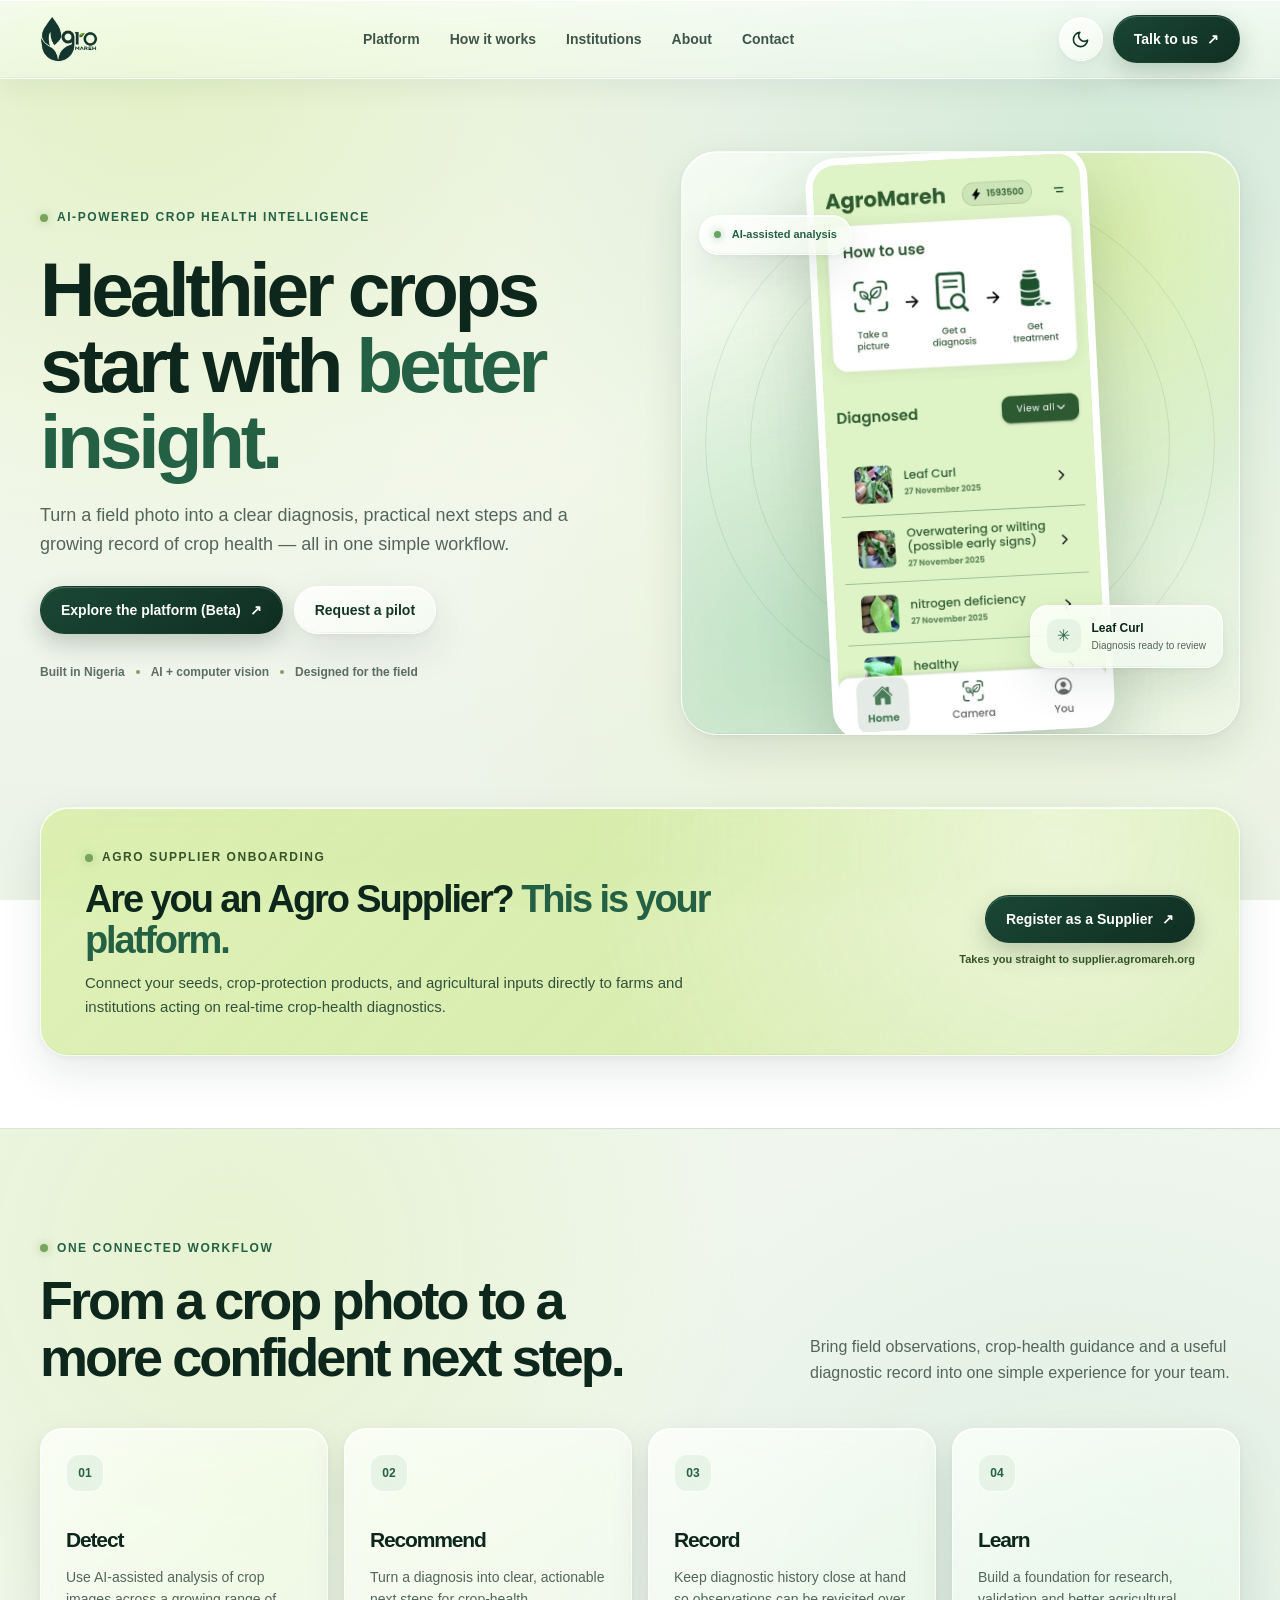
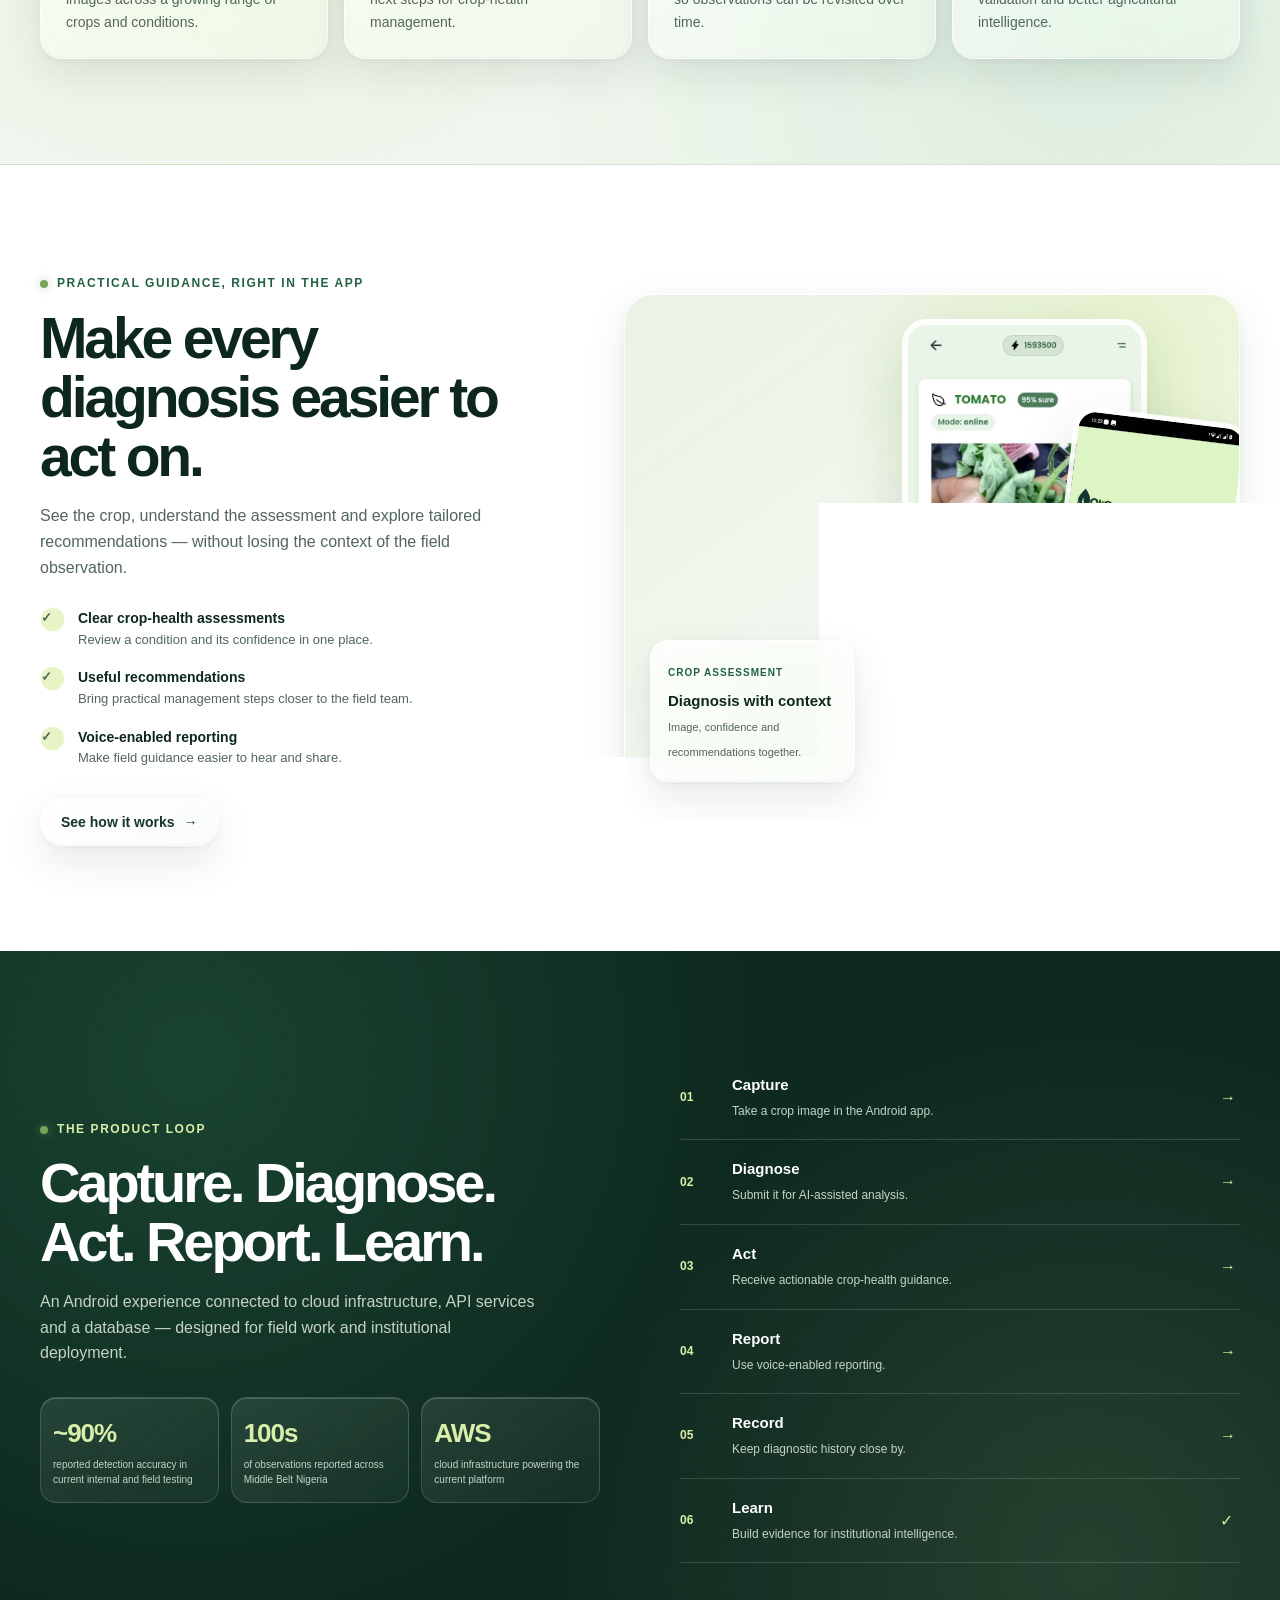
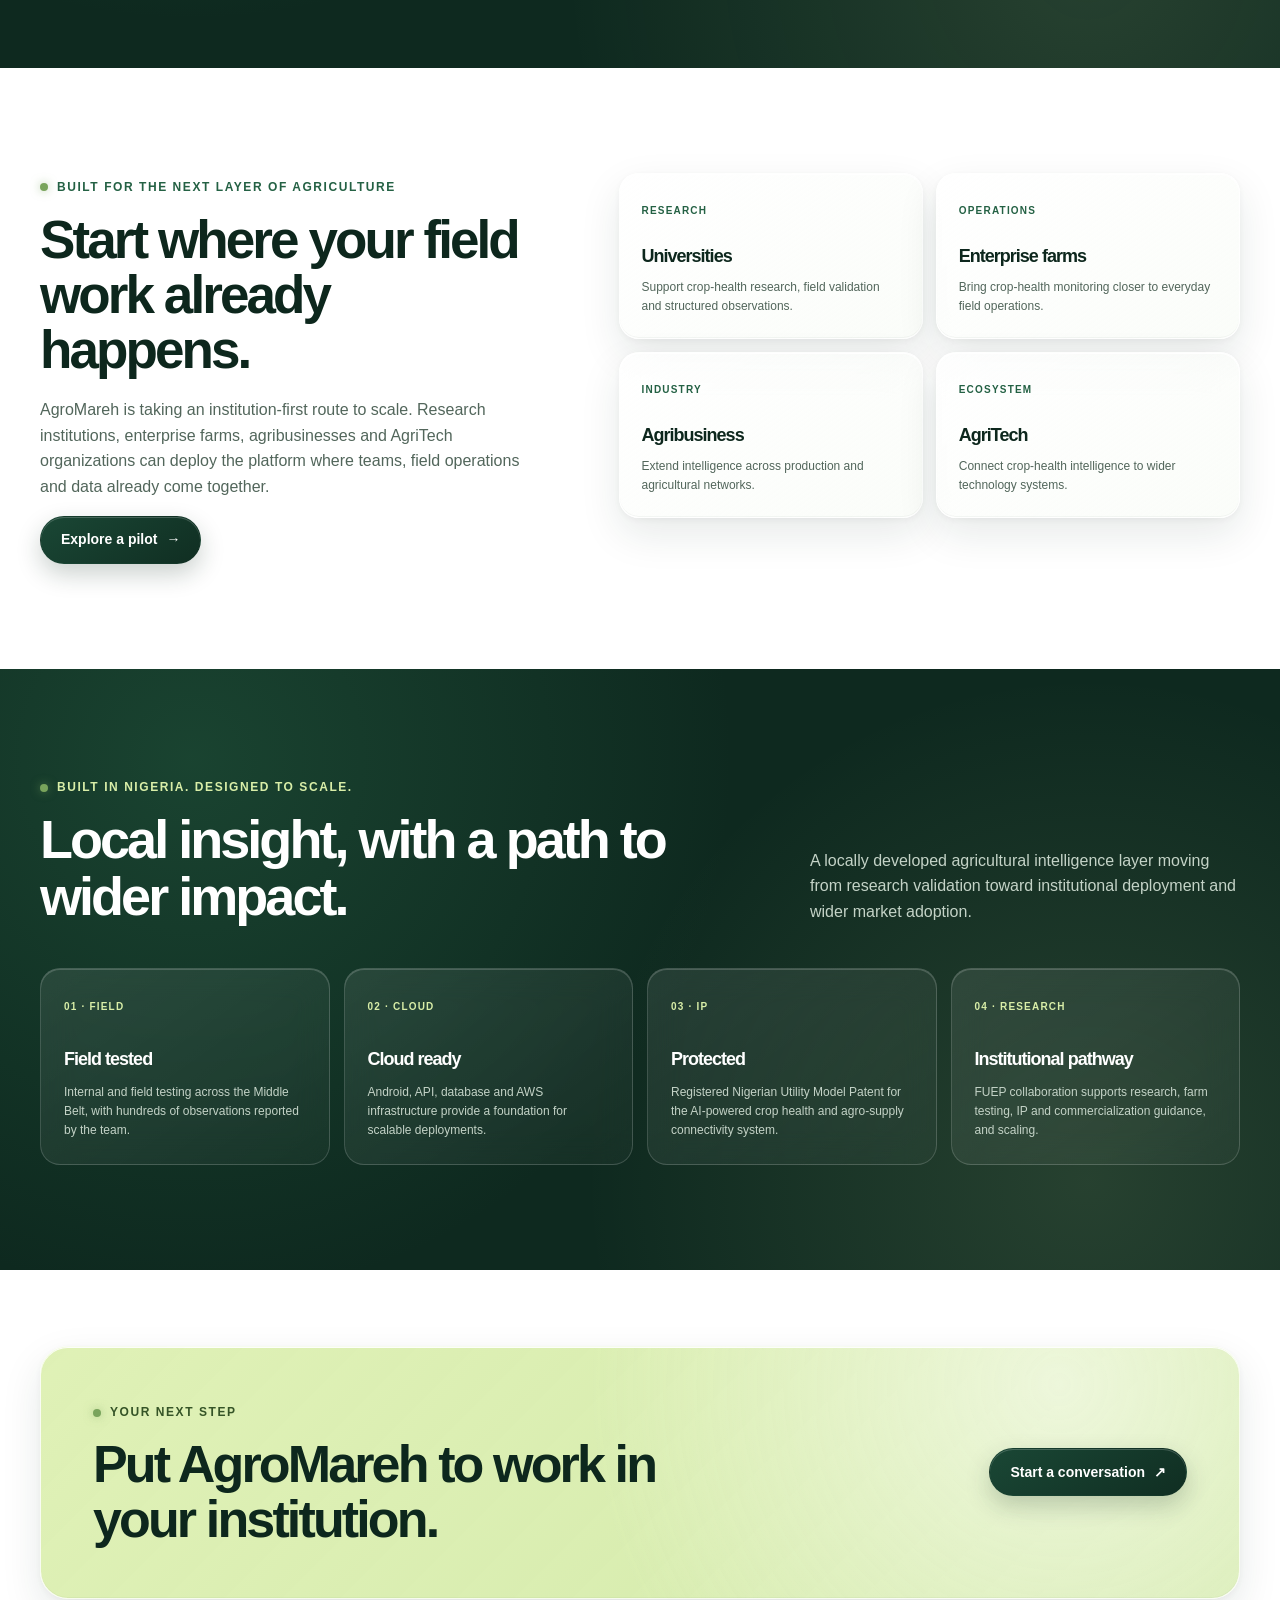
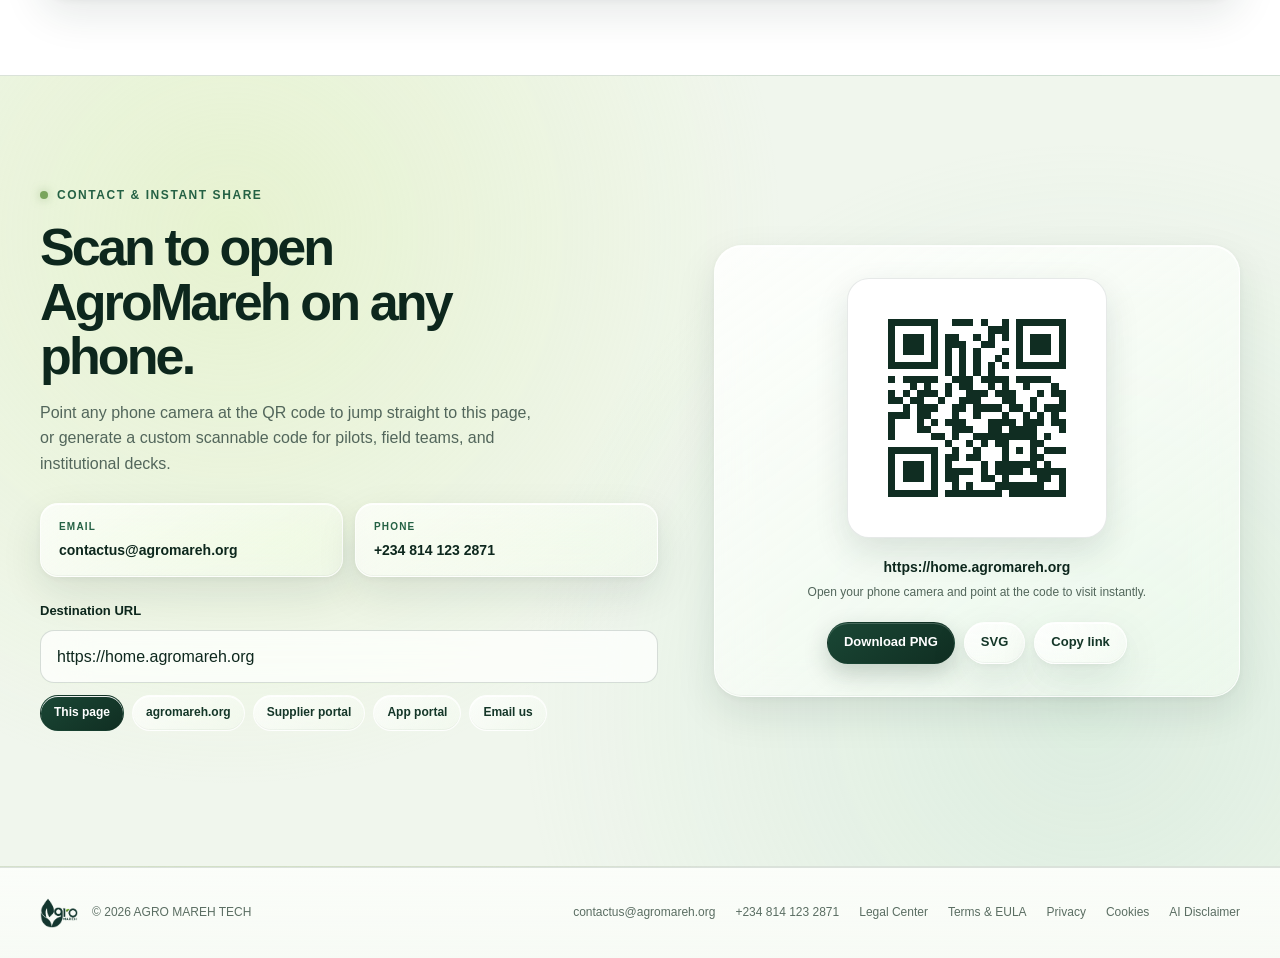
<file: index.html>
<!doctype html>
<html lang="en">
<head>
  <meta charset="utf-8">
  <meta name="viewport" content="width=device-width, initial-scale=1">
  <meta name="description" content="AgroMareh turns crop observations into actionable intelligence for research institutions, agribusinesses and enterprise farms.">
  <meta name="theme-color" content="#eef4ea">
  <meta property="og:type" content="website">
  <meta property="og:url" content="https://home.agromareh.org/">
  <meta property="og:title" content="AgroMareh — Crop health, made actionable">
  <meta property="og:description" content="Turn a field photo into a clear diagnosis, practical next steps and a growing record of crop health — all in one simple workflow.">
  <meta property="og:image" content="https://home.agromareh.org/assets/images/agromareh-logo.png">
  <meta name="twitter:card" content="summary_large_image">
  <meta name="twitter:image" content="https://home.agromareh.org/assets/images/agromareh-logo.png">
  <link rel="canonical" href="https://home.agromareh.org/">
  <link rel="icon" type="image/svg+xml" href="assets/icons/agromareh-mark.svg">
  <link rel="apple-touch-icon" href="assets/images/agromareh-logo.png">
  <title>AgroMareh — Crop health, made actionable</title>
  <script>
    (function () {
      try {
        var saved = localStorage.getItem("agromareh-theme");
        var theme = saved || (window.matchMedia("(prefers-color-scheme: dark)").matches ? "dark" : "light");
        document.documentElement.dataset.theme = theme;
      } catch (e) {
        document.documentElement.dataset.theme = "light";
      }
    })();
  </script>
  <link rel="stylesheet" href="assets/css/tokens.css">
  <link rel="stylesheet" href="assets/css/base.css">
  <link rel="stylesheet" href="assets/css/sections.css">
  <link rel="stylesheet" href="assets/css/responsive.css">
  <link rel="stylesheet" href="assets/css/legal.css">
</head>
<body>
  <header class="site-header">
    <div class="wrap nav">
      <a class="brand" href="#" aria-label="AgroMareh home">
        <img class="brand-logo brand-logo-light" src="assets/images/agromareh-logo-light.png" alt="AgroMareh" width="142" height="112">
        <img class="brand-logo brand-logo-dark" src="assets/images/agromareh-logo-dark.png" alt="AgroMareh" width="142" height="112">
      </a>
      <nav class="nav-links" aria-label="Main navigation">
        <a href="#platform">Platform</a>
        <a href="#how">How it works</a>
        <a href="#institutions">Institutions</a>
        <a href="#about">About</a>
        <a href="#contact">Contact</a>
      </nav>
      <div class="nav-actions">
        <button class="theme-toggle" type="button" data-theme-toggle aria-label="Switch to dark mode" aria-pressed="false" title="Switch to dark mode">
          <svg class="icon-moon" viewBox="0 0 24 24" fill="none" stroke="currentColor" stroke-width="2" stroke-linecap="round" stroke-linejoin="round" aria-hidden="true">
            <path d="M21 12.79A9 9 0 1 1 11.21 3 7 7 0 0 0 21 12.79z"/>
          </svg>
          <svg class="icon-sun" viewBox="0 0 24 24" fill="none" stroke="currentColor" stroke-width="2" stroke-linecap="round" stroke-linejoin="round" aria-hidden="true">
            <circle cx="12" cy="12" r="4"/>
            <path d="M12 2v2M12 20v2M4.93 4.93l1.41 1.41M17.66 17.66l1.41 1.41M2 12h2M20 12h2M4.93 19.07l1.41-1.41M17.66 6.34l1.41-1.41"/>
          </svg>
        </button>
        <button class="button" type="button" data-open-modal>
          Talk to us <span aria-hidden="true">↗</span>
        </button>
      </div>
    </div>
  </header>

  <main>
    <section class="wrap hero">
      <div>
        <div class="eyebrow">AI-powered crop health intelligence</div>
        <h1>Healthier crops start with <span>better insight.</span></h1>
        <p class="hero-copy">Turn a field photo into a clear diagnosis, practical next steps and a growing record of crop health — all in one simple workflow.</p>
        <div class="actions">
          <a class="button" href="https://app.agromareh.org" target="_blank" rel="noopener noreferrer">Explore the platform (Beta) <span aria-hidden="true">↗</span></a>
          <button class="button button-light" type="button" data-open-modal>Request a pilot</button>
        </div>
        <div class="trust">
          <span>Built in Nigeria</span><span class="trust-dot" aria-hidden="true"></span>
          <span>AI + computer vision</span><span class="trust-dot" aria-hidden="true"></span>
          <span>Designed for the field</span>
        </div>
      </div>
      <div class="hero-art" aria-label="AgroMareh crop diagnosis app preview">
        <div class="hero-screen">
          <img src="assets/images/2.jpeg" alt="AgroMareh app home screen showing crop diagnosis history" decoding="async">
        </div>
        <div class="floating-card floating-ai">
          <span class="status-dot" aria-hidden="true"></span> AI-assisted analysis
        </div>
        <div class="floating-card floating-diagnosis">
          <span class="floating-icon" aria-hidden="true">✳</span>
          <span><strong>Leaf Curl</strong><small>Diagnosis ready to review</small></span>
        </div>
      </div>
    </section>

    <section class="supplier-banner-section" aria-labelledby="supplier-banner-title">
      <div class="wrap">
        <div class="supplier-banner">
          <div class="supplier-banner-copy">
            <div class="eyebrow">Agro Supplier Onboarding</div>
            <h2 id="supplier-banner-title">Are you an Agro Supplier? <span>This is your platform.</span></h2>
            <p>Connect your seeds, crop-protection products, and agricultural inputs directly to farms and institutions acting on real-time crop-health diagnostics.</p>
          </div>
          <div class="supplier-banner-actions">
            <a class="button" href="https://supplier.agromareh.org" target="_blank" rel="noopener noreferrer">
              Register as a Supplier <span aria-hidden="true">↗</span>
            </a>
            <small>Takes you straight to supplier.agromareh.org</small>
          </div>
        </div>
      </div>
    </section>

    <section id="platform" class="section section-soft">
      <div class="wrap">
        <div class="section-head">
          <div>
            <div class="eyebrow">One connected workflow</div>
            <h2>From a crop photo to a more confident next step.</h2>
          </div>
          <p>Bring field observations, crop-health guidance and a useful diagnostic record into one simple experience for your team.</p>
        </div>
        <div class="feature-grid">
          <article class="feature-card">
            <div class="feature-number">01</div>
            <h3>Detect</h3>
            <p>Use AI-assisted analysis of crop images across a growing range of crops and conditions.</p>
          </article>
          <article class="feature-card">
            <div class="feature-number">02</div>
            <h3>Recommend</h3>
            <p>Turn a diagnosis into clear, actionable next steps for crop-health management.</p>
          </article>
          <article class="feature-card">
            <div class="feature-number">03</div>
            <h3>Record</h3>
            <p>Keep diagnostic history close at hand so observations can be revisited over time.</p>
          </article>
          <article class="feature-card">
            <div class="feature-number">04</div>
            <h3>Learn</h3>
            <p>Build a foundation for research, validation and better agricultural intelligence.</p>
          </article>
        </div>
      </div>
    </section>

    <section class="section section-white">
      <div class="wrap showcase">
        <div class="showcase-copy">
          <div class="eyebrow">Practical guidance, right in the app</div>
          <h2>Make every diagnosis easier to act on.</h2>
          <p>See the crop, understand the assessment and explore tailored recommendations — without losing the context of the field observation.</p>
          <div class="showcase-list">
            <div class="showcase-item">
              <span class="check" aria-hidden="true">✓</span>
              <div>
                <b>Clear crop-health assessments</b>
                <span>Review a condition and its confidence in one place.</span>
              </div>
            </div>
            <div class="showcase-item">
              <span class="check" aria-hidden="true">✓</span>
              <div>
                <b>Useful recommendations</b>
                <span>Bring practical management steps closer to the field team.</span>
              </div>
            </div>
            <div class="showcase-item">
              <span class="check" aria-hidden="true">✓</span>
              <div>
                <b>Voice-enabled reporting</b>
                <span>Make field guidance easier to hear and share.</span>
              </div>
            </div>
          </div>
          <a class="button button-light" href="#how">See how it works <span aria-hidden="true">→</span></a>
        </div>
        <div class="showcase-art" aria-label="Screenshots of diagnosis and feedback in the AgroMareh app">
          <div class="diagnosis-screen">
            <img src="assets/images/1.jpeg" alt="A tomato leaf-curl diagnosis with crop image and recommendations" loading="lazy" decoding="async">
          </div>
          <div class="secondary-screen">
            <img src="assets/images/4.jpeg" alt="AgroMareh feedback form with rating and suggestion options" loading="lazy" decoding="async">
          </div>
          <div class="showcase-note">
            <small>Crop assessment</small>
            <strong>Diagnosis with context</strong>
            <span>Image, confidence and recommendations together.</span>
          </div>
        </div>
      </div>
    </section>

    <section id="how" class="section section-dark">
      <div class="wrap process">
        <div class="process-copy">
          <div class="eyebrow">The product loop</div>
          <h2>Capture. Diagnose. Act. Report. Learn.</h2>
          <p>An Android experience connected to cloud infrastructure, API services and a database — designed for field work and institutional deployment.</p>
          <div class="stats">
            <div class="stat">
              <strong>~90%</strong>
              <span>reported detection accuracy in current internal and field testing</span>
            </div>
            <div class="stat">
              <strong>100s</strong>
              <span>of observations reported across Middle Belt Nigeria</span>
            </div>
            <div class="stat">
              <strong>AWS</strong>
              <span>cloud infrastructure powering the current platform</span>
            </div>
          </div>
        </div>
        <div class="process-steps">
          <div class="process-step">
            <span>01</span>
            <div><b>Capture</b><small>Take a crop image in the Android app.</small></div>
            <span class="step-arrow" aria-hidden="true">→</span>
          </div>
          <div class="process-step">
            <span>02</span>
            <div><b>Diagnose</b><small>Submit it for AI-assisted analysis.</small></div>
            <span class="step-arrow" aria-hidden="true">→</span>
          </div>
          <div class="process-step">
            <span>03</span>
            <div><b>Act</b><small>Receive actionable crop-health guidance.</small></div>
            <span class="step-arrow" aria-hidden="true">→</span>
          </div>
          <div class="process-step">
            <span>04</span>
            <div><b>Report</b><small>Use voice-enabled reporting.</small></div>
            <span class="step-arrow" aria-hidden="true">→</span>
          </div>
          <div class="process-step">
            <span>05</span>
            <div><b>Record</b><small>Keep diagnostic history close by.</small></div>
            <span class="step-arrow" aria-hidden="true">→</span>
          </div>
          <div class="process-step">
            <span>06</span>
            <div><b>Learn</b><small>Build evidence for institutional intelligence.</small></div>
            <span class="step-arrow" aria-hidden="true">✓</span>
          </div>
        </div>
      </div>
    </section>

    <section id="institutions" class="section section-white">
      <div class="wrap audience-layout">
        <div class="audience-copy">
          <div class="eyebrow">Built for the next layer of agriculture</div>
          <h2>Start where your field work already happens.</h2>
          <p>AgroMareh is taking an institution-first route to scale. Research institutions, enterprise farms, agribusinesses and AgriTech organizations can deploy the platform where teams, field operations and data already come together.</p>
          <button class="button" type="button" data-open-modal>
            Explore a pilot <span aria-hidden="true">→</span>
          </button>
        </div>
        <div class="audience-grid">
          <article class="audience-card">
            <small>RESEARCH</small>
            <h3>Universities</h3>
            <p>Support crop-health research, field validation and structured observations.</p>
          </article>
          <article class="audience-card">
            <small>OPERATIONS</small>
            <h3>Enterprise farms</h3>
            <p>Bring crop-health monitoring closer to everyday field operations.</p>
          </article>
          <article class="audience-card">
            <small>INDUSTRY</small>
            <h3>Agribusiness</h3>
            <p>Extend intelligence across production and agricultural networks.</p>
          </article>
          <article class="audience-card">
            <small>ECOSYSTEM</small>
            <h3>AgriTech</h3>
            <p>Connect crop-health intelligence to wider technology systems.</p>
          </article>
        </div>
      </div>
    </section>

    <section id="about" class="section section-dark">
      <div class="wrap">
        <div class="section-head">
          <div>
            <div class="eyebrow">Built in Nigeria. Designed to scale.</div>
            <h2>Local insight, with a path to wider impact.</h2>
          </div>
          <p>A locally developed agricultural intelligence layer moving from research validation toward institutional deployment and wider market adoption.</p>
        </div>
        <div class="proof-grid">
          <article class="proof-card">
            <small>01 · FIELD</small>
            <h3>Field tested</h3>
            <p>Internal and field testing across the Middle Belt, with hundreds of observations reported by the team.</p>
          </article>
          <article class="proof-card">
            <small>02 · CLOUD</small>
            <h3>Cloud ready</h3>
            <p>Android, API, database and AWS infrastructure provide a foundation for scalable deployments.</p>
          </article>
          <article class="proof-card">
            <small>03 · IP</small>
            <h3>Protected</h3>
            <p>Registered Nigerian Utility Model Patent for the AI-powered crop health and agro-supply connectivity system.</p>
          </article>
          <article class="proof-card">
            <small>04 · RESEARCH</small>
            <h3>Institutional pathway</h3>
            <p>FUEP collaboration supports research, farm testing, IP and commercialization guidance, and scaling.</p>
          </article>
        </div>
      </div>
    </section>

    <section class="cta">
      <div class="wrap">
        <div class="cta-box">
          <div>
            <div class="eyebrow">Your next step</div>
            <h2>Put AgroMareh to work in your institution.</h2>
          </div>
          <button class="button" type="button" data-open-modal>
            Start a conversation <span aria-hidden="true">↗</span>
          </button>
        </div>
      </div>
    </section>

    <section id="contact" class="section section-soft">
      <div class="wrap contact-grid">
        <div class="contact-copy">
          <div class="eyebrow">Contact &amp; instant share</div>
          <h2>Scan to open AgroMareh on any phone.</h2>
          <p>Point any phone camera at the QR code to jump straight to this page, or generate a custom scannable code for pilots, field teams, and institutional decks.</p>

          <div class="contact-details">
            <a class="contact-chip" href="mailto:contactus@agromareh.org">
              <small>Email</small>
              <strong>contactus@agromareh.org</strong>
            </a>
            <a class="contact-chip" href="tel:+2348141232871">
              <small>Phone</small>
              <strong>+234 814 123 2871</strong>
            </a>
          </div>

          <div class="qr-controls">
            <label for="qr-input">Destination URL</label>
            <input id="qr-input" class="qr-input" type="url" value="https://home.agromareh.org" placeholder="https://home.agromareh.org" autocomplete="off" spellcheck="false">
            <div class="qr-presets" role="group" aria-label="Quick URL presets">
              <button class="preset-pill active" type="button" data-qr-preset="https://home.agromareh.org">This page</button>
              <button class="preset-pill" type="button" data-qr-preset="https://agromareh.org">agromareh.org</button>
              <button class="preset-pill" type="button" data-qr-preset="https://supplier.agromareh.org">Supplier portal</button>
              <button class="preset-pill" type="button" data-qr-preset="https://app.agromareh.org">App portal</button>
              <button class="preset-pill" type="button" data-qr-preset="mailto:contactus@agromareh.org">Email us</button>
            </div>
            <p class="qr-status" id="qr-status" aria-live="polite"></p>
          </div>
        </div>

        <div class="qr-card">
          <div class="qr-frame" id="qr-output" aria-label="Scannable QR code for AgroMareh"></div>
          <div class="qr-caption">
            <strong id="qr-caption-url">https://home.agromareh.org</strong>
            <span>Open your phone camera and point at the code to visit instantly.</span>
          </div>
          <div class="qr-actions">
            <button class="button" type="button" id="qr-download-png">Download PNG</button>
            <button class="button button-light" type="button" id="qr-download-svg">SVG</button>
            <button class="button button-light" type="button" id="qr-copy-url">Copy link</button>
          </div>
        </div>
      </div>
    </section>
  </main>

  <footer>
    <div class="wrap footer">
      <div class="footer-brand">
        <img class="brand-logo brand-logo-light" src="assets/images/agromareh-logo-light.png" alt="AgroMareh" width="96" height="76" loading="lazy" decoding="async">
        <img class="brand-logo brand-logo-dark" src="assets/images/agromareh-logo-dark.png" alt="AgroMareh" width="96" height="76" loading="lazy" decoding="async">
        <span>© 2026 AGRO MAREH TECH</span>
      </div>
      <div class="footer-links">
        <a href="mailto:contactus@agromareh.org">contactus@agromareh.org</a>
        <a href="tel:+2348141232871">+234 814 123 2871</a>
        <a href="legal/index.html">Legal Center</a>
        <a href="legal/terms.html">Terms &amp; EULA</a>
        <a href="legal/privacy.html">Privacy</a>
        <a href="legal/cookies.html">Cookies</a>
        <a href="legal/ai-disclaimer.html">AI Disclaimer</a>
      </div>
    </div>
  </footer>

  <div class="modal" id="modal" aria-hidden="true">
    <div class="modal-box" role="dialog" aria-modal="true" aria-labelledby="modal-title">
      <h2 id="modal-title">Start a conversation</h2>
      <p>Tell us what you want to explore.</p>
      <form id="contact-form">
        <label for="contact-name">
          Name
          <input id="contact-name" name="name" autocomplete="name" required>
        </label>
        <label for="contact-organization">
          Organization
          <input id="contact-organization" name="organization" autocomplete="organization" required>
        </label>
        <label for="contact-email">
          Email
          <input id="contact-email" name="email" type="email" autocomplete="email" required>
        </label>
        <label for="contact-message">
          Message
          <textarea id="contact-message" name="message" rows="4" placeholder="Pilot, research collaboration, enterprise deployment..."></textarea>
        </label>
        <p class="modal-legal-note">By submitting this enquiry, you acknowledge our <a href="legal/privacy.html">Privacy Policy</a> and <a href="legal/terms.html">Terms &amp; EULA</a>.</p>
        <div class="modal-actions">
          <button class="button button-light" type="button" data-close-modal>Close</button>
          <button class="button" type="submit">Send enquiry</button>
        </div>
      </form>
    </div>
  </div>

  <script src="assets/js/qr.js" defer></script>
  <script src="assets/js/main.js" defer></script>
</body>
</html>
</file>
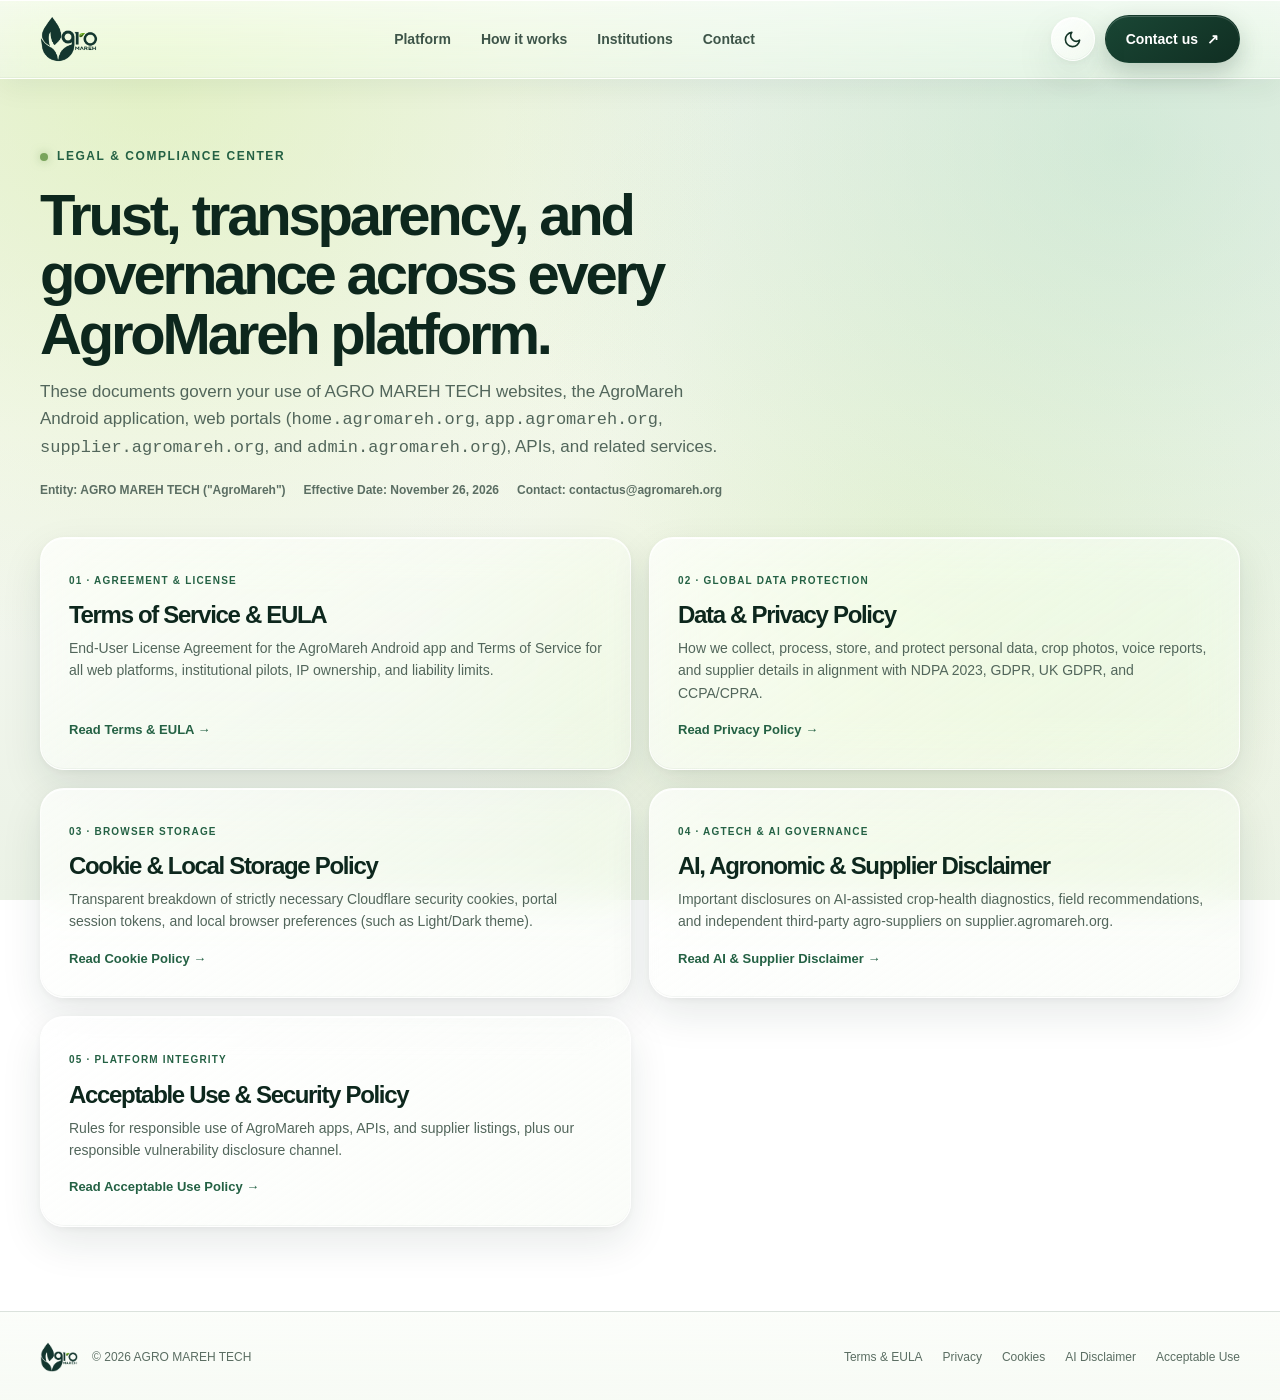
<file: legal/index.html>
<!doctype html>
<html lang="en">
<head>
  <meta charset="utf-8">
  <meta name="viewport" content="width=device-width, initial-scale=1">
  <meta name="description" content="AgroMareh Legal Center — Terms of Service, End-User License Agreement (EULA), Data & Privacy Policy, Cookie Policy, AI & Supplier Disclaimers, and Acceptable Use Policy.">
  <meta name="theme-color" content="#eef4ea">
  <link rel="canonical" href="https://home.agromareh.org/legal/">
  <link rel="icon" type="image/svg+xml" href="../assets/icons/agromareh-mark.svg">
  <link rel="apple-touch-icon" href="../assets/images/agromareh-logo.png">
  <title>Legal Center — AgroMareh</title>
  <script>
    (function () {
      try {
        var saved = localStorage.getItem("agromareh-theme");
        var theme = saved || (window.matchMedia("(prefers-color-scheme: dark)").matches ? "dark" : "light");
        document.documentElement.dataset.theme = theme;
      } catch (e) {
        document.documentElement.dataset.theme = "light";
      }
    })();
  </script>
  <link rel="stylesheet" href="../assets/css/tokens.css">
  <link rel="stylesheet" href="../assets/css/base.css">
  <link rel="stylesheet" href="../assets/css/sections.css">
  <link rel="stylesheet" href="../assets/css/responsive.css">
  <link rel="stylesheet" href="../assets/css/legal.css">
</head>
<body>
  <header class="site-header">
    <div class="wrap nav">
      <a class="brand" href="../" aria-label="AgroMareh home">
        <img class="brand-logo brand-logo-light" src="../assets/images/agromareh-logo-light.png" alt="AgroMareh" width="142" height="112">
        <img class="brand-logo brand-logo-dark" src="../assets/images/agromareh-logo-dark.png" alt="AgroMareh" width="142" height="112">
      </a>
      <nav class="nav-links" aria-label="Main navigation">
        <a href="../#platform">Platform</a>
        <a href="../#how">How it works</a>
        <a href="../#institutions">Institutions</a>
        <a href="../#contact">Contact</a>
      </nav>
      <div class="nav-actions">
        <button class="theme-toggle" type="button" data-theme-toggle aria-label="Switch to dark mode" aria-pressed="false" title="Switch to dark mode">
          <svg class="icon-moon" viewBox="0 0 24 24" fill="none" stroke="currentColor" stroke-width="2" stroke-linecap="round" stroke-linejoin="round" aria-hidden="true">
            <path d="M21 12.79A9 9 0 1 1 11.21 3 7 7 0 0 0 21 12.79z"/>
          </svg>
          <svg class="icon-sun" viewBox="0 0 24 24" fill="none" stroke="currentColor" stroke-width="2" stroke-linecap="round" stroke-linejoin="round" aria-hidden="true">
            <circle cx="12" cy="12" r="4"/>
            <path d="M12 2v2M12 20v2M4.93 4.93l1.41 1.41M17.66 17.66l1.41 1.41M2 12h2M20 12h2M4.93 19.07l1.41-1.41M17.66 6.34l1.41-1.41"/>
          </svg>
        </button>
        <a class="button" href="../#contact">Contact us <span aria-hidden="true">↗</span></a>
      </div>
    </div>
  </header>

  <main>
    <section class="wrap legal-hero">
      <div class="eyebrow">Legal &amp; Compliance Center</div>
      <h1>Trust, transparency, and governance across every AgroMareh platform.</h1>
      <p>These documents govern your use of AGRO MAREH TECH websites, the AgroMareh Android application, web portals (<code>home.agromareh.org</code>, <code>app.agromareh.org</code>, <code>supplier.agromareh.org</code>, and <code>admin.agromareh.org</code>), APIs, and related services.</p>
      <div class="legal-meta">
        <span>Entity: AGRO MAREH TECH ("AgroMareh")</span>
        <span>Effective Date: November 26, 2026</span>
        <span>Contact: contactus@agromareh.org</span>
      </div>
    </section>

    <section class="wrap legal-body">
      <div class="legal-card-grid">
        <a class="legal-hub-card" href="terms.html">
          <div>
            <small>01 · Agreement &amp; License</small>
            <h2>Terms of Service &amp; EULA</h2>
            <p>End-User License Agreement for the AgroMareh Android app and Terms of Service for all web platforms, institutional pilots, IP ownership, and liability limits.</p>
          </div>
          <span class="legal-hub-link">Read Terms &amp; EULA →</span>
        </a>

        <a class="legal-hub-card" href="privacy.html">
          <div>
            <small>02 · Global Data Protection</small>
            <h2>Data &amp; Privacy Policy</h2>
            <p>How we collect, process, store, and protect personal data, crop photos, voice reports, and supplier details in alignment with NDPA 2023, GDPR, UK GDPR, and CCPA/CPRA.</p>
          </div>
          <span class="legal-hub-link">Read Privacy Policy →</span>
        </a>

        <a class="legal-hub-card" href="cookies.html">
          <div>
            <small>03 · Browser Storage</small>
            <h2>Cookie &amp; Local Storage Policy</h2>
            <p>Transparent breakdown of strictly necessary Cloudflare security cookies, portal session tokens, and local browser preferences (such as Light/Dark theme).</p>
          </div>
          <span class="legal-hub-link">Read Cookie Policy →</span>
        </a>

        <a class="legal-hub-card" href="ai-disclaimer.html">
          <div>
            <small>04 · AgTech &amp; AI Governance</small>
            <h2>AI, Agronomic &amp; Supplier Disclaimer</h2>
            <p>Important disclosures on AI-assisted crop-health diagnostics, field recommendations, and independent third-party agro-suppliers on supplier.agromareh.org.</p>
          </div>
          <span class="legal-hub-link">Read AI &amp; Supplier Disclaimer →</span>
        </a>

        <a class="legal-hub-card" href="acceptable-use.html">
          <div>
            <small>05 · Platform Integrity</small>
            <h2>Acceptable Use &amp; Security Policy</h2>
            <p>Rules for responsible use of AgroMareh apps, APIs, and supplier listings, plus our responsible vulnerability disclosure channel.</p>
          </div>
          <span class="legal-hub-link">Read Acceptable Use Policy →</span>
        </a>
      </div>
    </section>
  </main>

  <footer>
    <div class="wrap footer">
      <div class="footer-brand">
        <img class="brand-logo brand-logo-light" src="../assets/images/agromareh-logo-light.png" alt="AgroMareh" width="96" height="76" loading="lazy" decoding="async">
        <img class="brand-logo brand-logo-dark" src="../assets/images/agromareh-logo-dark.png" alt="AgroMareh" width="96" height="76" loading="lazy" decoding="async">
        <span>© 2026 AGRO MAREH TECH</span>
      </div>
      <div class="footer-links">
        <a href="terms.html">Terms &amp; EULA</a>
        <a href="privacy.html">Privacy</a>
        <a href="cookies.html">Cookies</a>
        <a href="ai-disclaimer.html">AI Disclaimer</a>
        <a href="acceptable-use.html">Acceptable Use</a>
      </div>
    </div>
  </footer>

  <script src="../assets/js/main.js" defer></script>
</body>
</html>
</file>
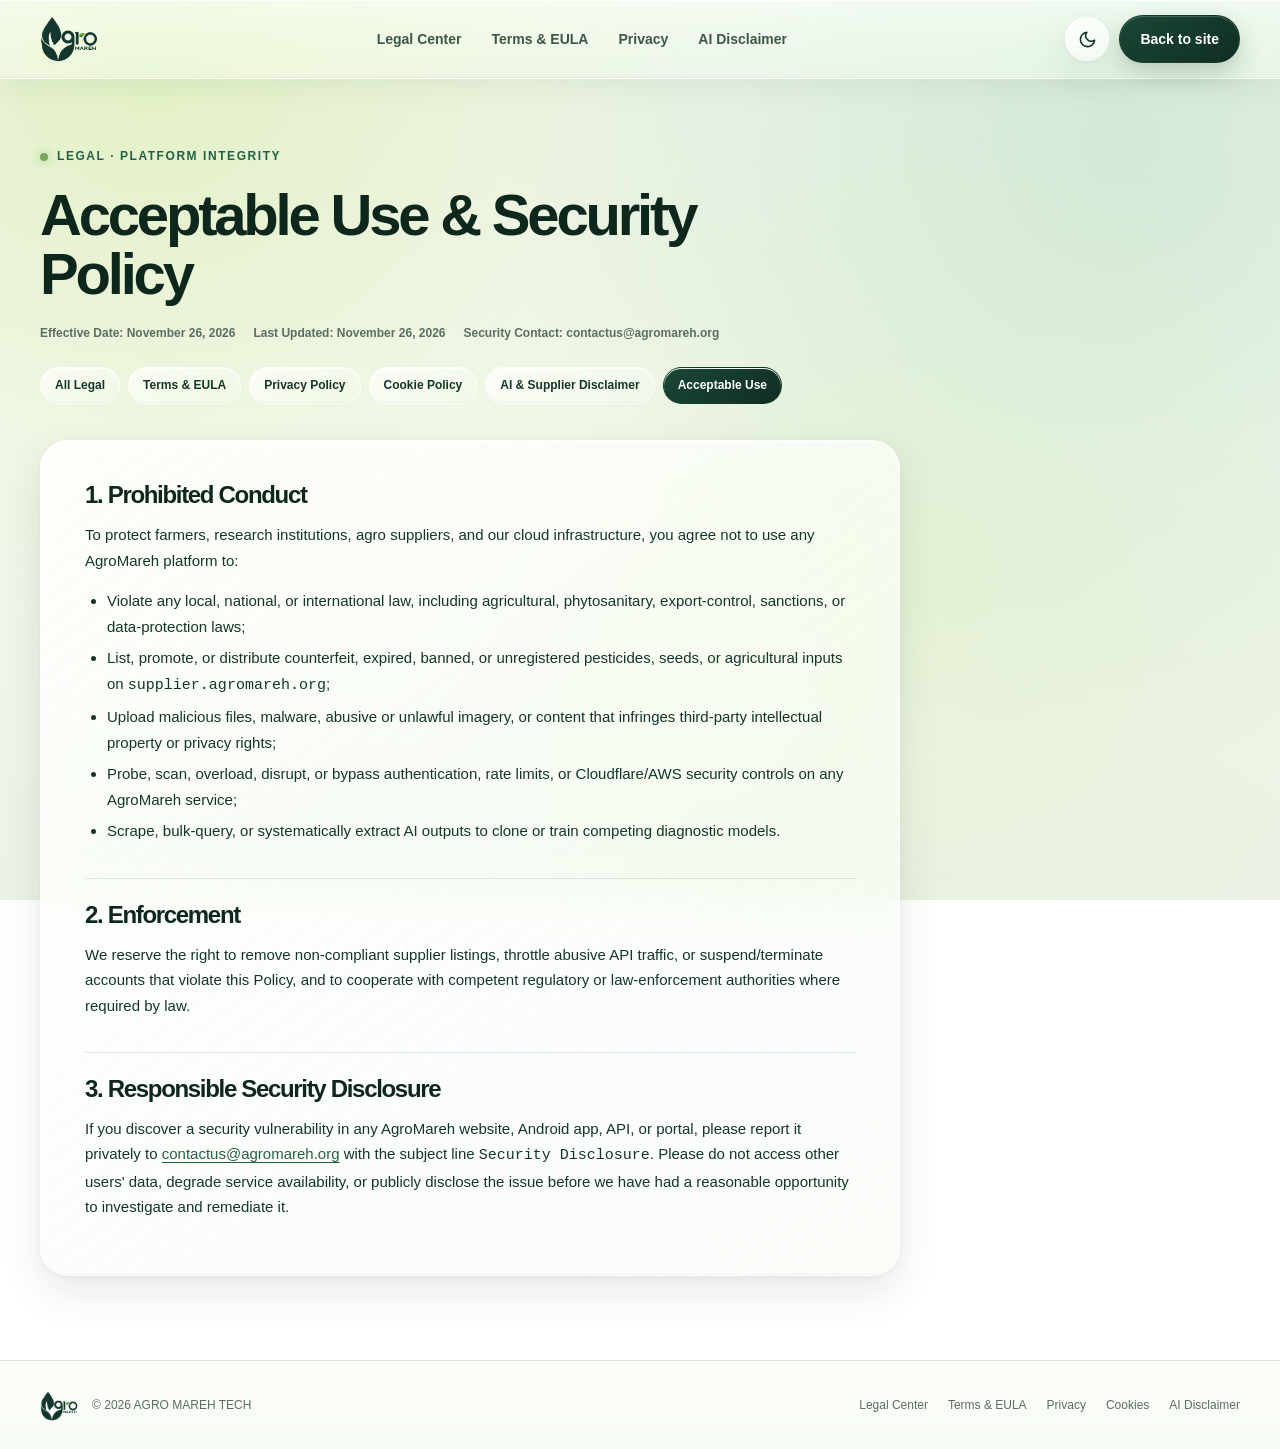
<file: legal/acceptable-use.html>
<!doctype html>
<html lang="en">
<head>
  <meta charset="utf-8">
  <meta name="viewport" content="width=device-width, initial-scale=1">
  <meta name="description" content="AgroMareh Acceptable Use & Security Policy — platform integrity rules and responsible vulnerability disclosure.">
  <meta name="theme-color" content="#eef4ea">
  <link rel="canonical" href="https://home.agromareh.org/legal/acceptable-use.html">
  <link rel="icon" type="image/svg+xml" href="../assets/icons/agromareh-mark.svg">
  <link rel="apple-touch-icon" href="../assets/images/agromareh-logo.png">
  <title>Acceptable Use &amp; Security Policy — AgroMareh</title>
  <script>
    (function () {
      try {
        var saved = localStorage.getItem("agromareh-theme");
        var theme = saved || (window.matchMedia("(prefers-color-scheme: dark)").matches ? "dark" : "light");
        document.documentElement.dataset.theme = theme;
      } catch (e) {
        document.documentElement.dataset.theme = "light";
      }
    })();
  </script>
  <link rel="stylesheet" href="../assets/css/tokens.css">
  <link rel="stylesheet" href="../assets/css/base.css">
  <link rel="stylesheet" href="../assets/css/sections.css">
  <link rel="stylesheet" href="../assets/css/responsive.css">
  <link rel="stylesheet" href="../assets/css/legal.css">
</head>
<body>
  <header class="site-header">
    <div class="wrap nav">
      <a class="brand" href="../" aria-label="AgroMareh home">
        <img class="brand-logo brand-logo-light" src="../assets/images/agromareh-logo-light.png" alt="AgroMareh" width="142" height="112">
        <img class="brand-logo brand-logo-dark" src="../assets/images/agromareh-logo-dark.png" alt="AgroMareh" width="142" height="112">
      </a>
      <nav class="nav-links" aria-label="Main navigation">
        <a href="index.html">Legal Center</a>
        <a href="terms.html">Terms &amp; EULA</a>
        <a href="privacy.html">Privacy</a>
        <a href="ai-disclaimer.html">AI Disclaimer</a>
      </nav>
      <div class="nav-actions">
        <button class="theme-toggle" type="button" data-theme-toggle aria-label="Switch to dark mode" aria-pressed="false" title="Switch to dark mode">
          <svg class="icon-moon" viewBox="0 0 24 24" fill="none" stroke="currentColor" stroke-width="2" stroke-linecap="round" stroke-linejoin="round" aria-hidden="true">
            <path d="M21 12.79A9 9 0 1 1 11.21 3 7 7 0 0 0 21 12.79z"/>
          </svg>
          <svg class="icon-sun" viewBox="0 0 24 24" fill="none" stroke="currentColor" stroke-width="2" stroke-linecap="round" stroke-linejoin="round" aria-hidden="true">
            <circle cx="12" cy="12" r="4"/>
            <path d="M12 2v2M12 20v2M4.93 4.93l1.41 1.41M17.66 17.66l1.41 1.41M2 12h2M20 12h2M4.93 19.07l1.41-1.41M17.66 6.34l1.41-1.41"/>
          </svg>
        </button>
        <a class="button" href="../">Back to site</a>
      </div>
    </div>
  </header>

  <main>
    <section class="wrap legal-hero">
      <div class="eyebrow">Legal · Platform Integrity</div>
      <h1>Acceptable Use &amp; Security Policy</h1>
      <div class="legal-meta">
        <span>Effective Date: November 26, 2026</span>
        <span>Last Updated: November 26, 2026</span>
        <span>Security Contact: contactus@agromareh.org</span>
      </div>
      <nav class="legal-nav-pills" aria-label="Legal documents">
        <a href="index.html">All Legal</a>
        <a href="terms.html">Terms &amp; EULA</a>
        <a href="privacy.html">Privacy Policy</a>
        <a href="cookies.html">Cookie Policy</a>
        <a href="ai-disclaimer.html">AI &amp; Supplier Disclaimer</a>
        <a href="acceptable-use.html" aria-current="page">Acceptable Use</a>
      </nav>
    </section>

    <section class="wrap legal-body">
      <article class="legal-doc">
        <h2>1. Prohibited Conduct</h2>
        <p>To protect farmers, research institutions, agro suppliers, and our cloud infrastructure, you agree not to use any AgroMareh platform to:</p>
        <ul>
          <li>Violate any local, national, or international law, including agricultural, phytosanitary, export-control, sanctions, or data-protection laws;</li>
          <li>List, promote, or distribute counterfeit, expired, banned, or unregistered pesticides, seeds, or agricultural inputs on <code>supplier.agromareh.org</code>;</li>
          <li>Upload malicious files, malware, abusive or unlawful imagery, or content that infringes third-party intellectual property or privacy rights;</li>
          <li>Probe, scan, overload, disrupt, or bypass authentication, rate limits, or Cloudflare/AWS security controls on any AgroMareh service;</li>
          <li>Scrape, bulk-query, or systematically extract AI outputs to clone or train competing diagnostic models.</li>
        </ul>

        <h2>2. Enforcement</h2>
        <p>We reserve the right to remove non-compliant supplier listings, throttle abusive API traffic, or suspend/terminate accounts that violate this Policy, and to cooperate with competent regulatory or law-enforcement authorities where required by law.</p>

        <h2>3. Responsible Security Disclosure</h2>
        <p>If you discover a security vulnerability in any AgroMareh website, Android app, API, or portal, please report it privately to <a href="mailto:contactus@agromareh.org">contactus@agromareh.org</a> with the subject line <code>Security Disclosure</code>. Please do not access other users' data, degrade service availability, or publicly disclose the issue before we have had a reasonable opportunity to investigate and remediate it.</p>
      </article>
    </section>
  </main>

  <footer>
    <div class="wrap footer">
      <div class="footer-brand">
        <img class="brand-logo brand-logo-light" src="../assets/images/agromareh-logo-light.png" alt="AgroMareh" width="96" height="76" loading="lazy" decoding="async">
        <img class="brand-logo brand-logo-dark" src="../assets/images/agromareh-logo-dark.png" alt="AgroMareh" width="96" height="76" loading="lazy" decoding="async">
        <span>© 2026 AGRO MAREH TECH</span>
      </div>
      <div class="footer-links">
        <a href="index.html">Legal Center</a>
        <a href="terms.html">Terms &amp; EULA</a>
        <a href="privacy.html">Privacy</a>
        <a href="cookies.html">Cookies</a>
        <a href="ai-disclaimer.html">AI Disclaimer</a>
      </div>
    </div>
  </footer>

  <script src="../assets/js/main.js" defer></script>
</body>
</html>
</file>
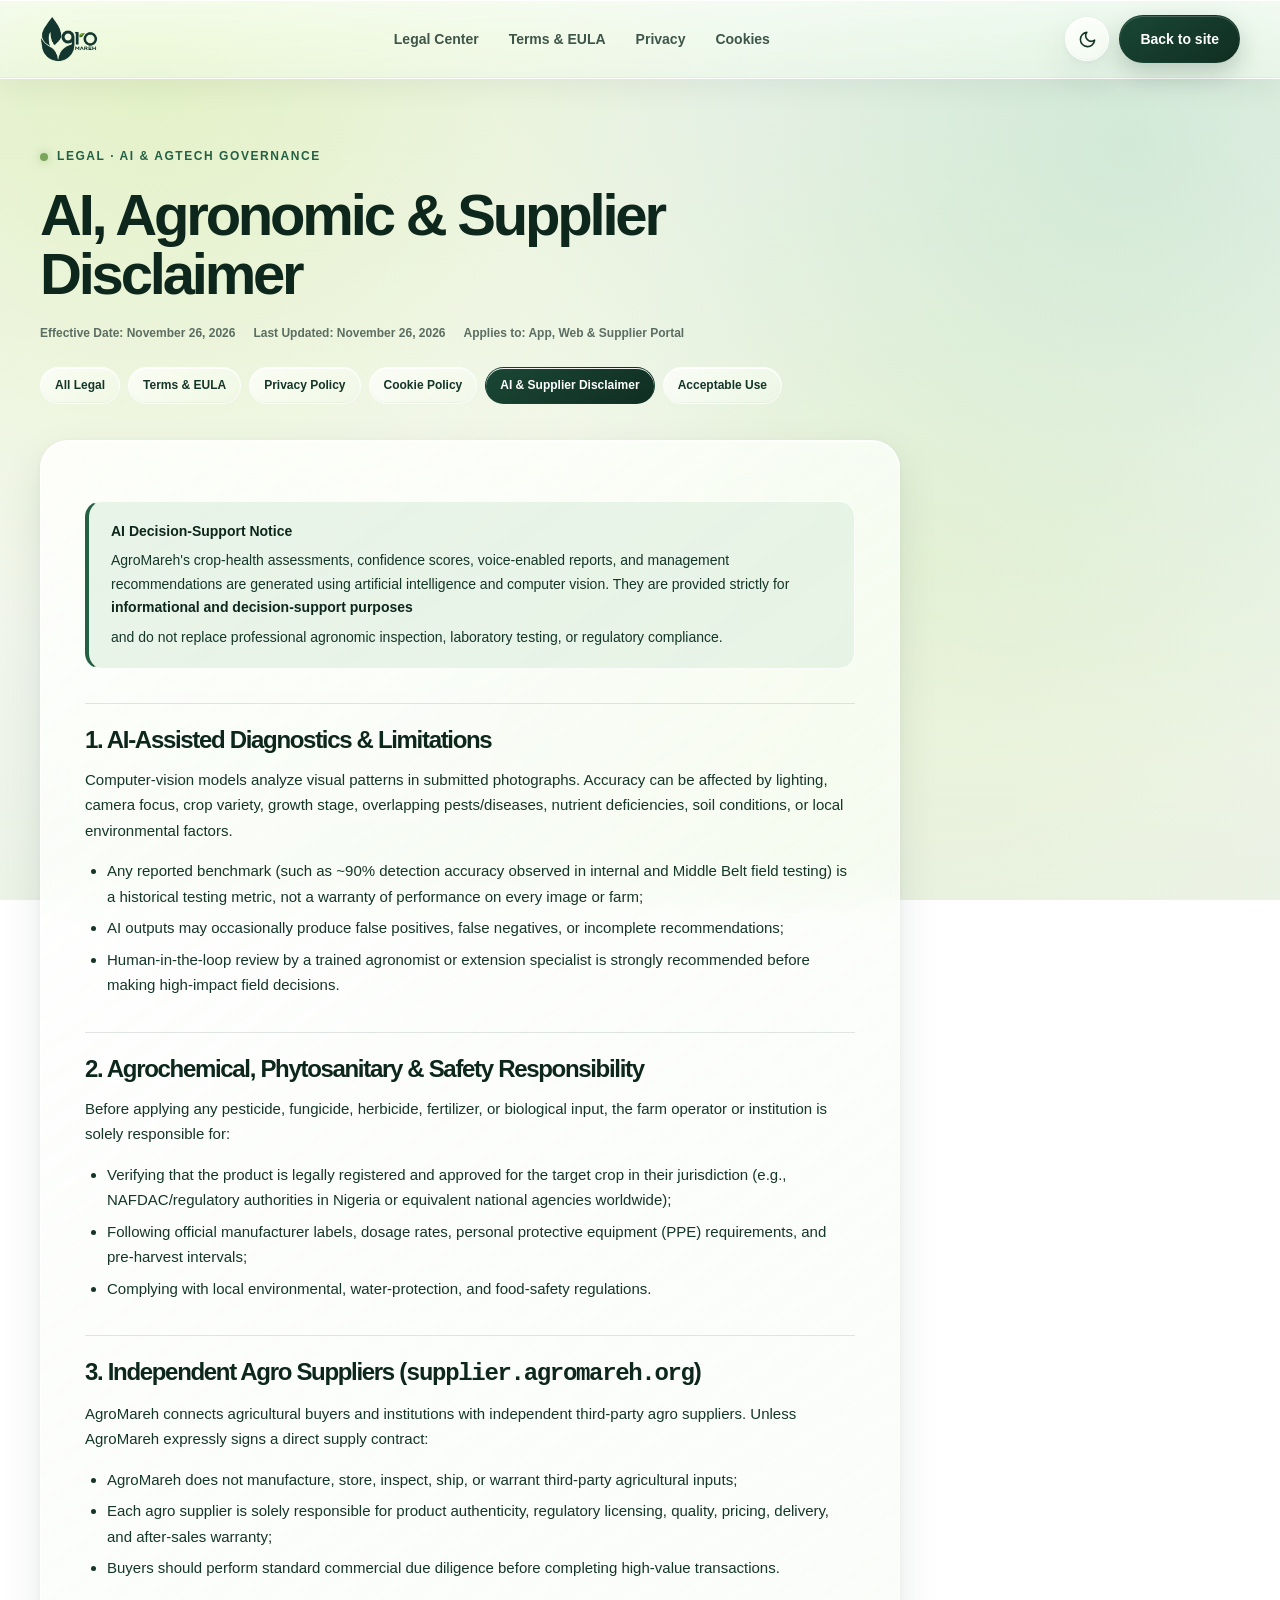
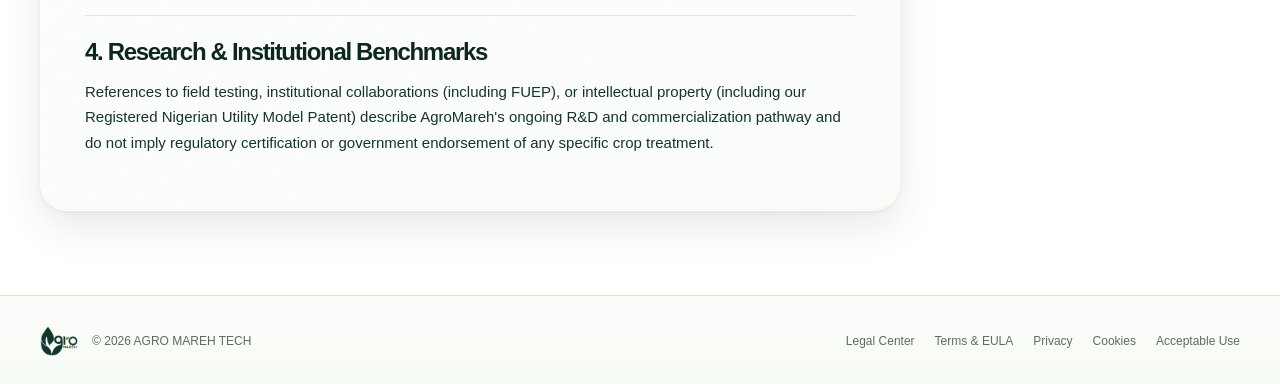
<file: legal/ai-disclaimer.html>
<!doctype html>
<html lang="en">
<head>
  <meta charset="utf-8">
  <meta name="viewport" content="width=device-width, initial-scale=1">
  <meta name="description" content="AgroMareh AI, Agronomic & Supplier Marketplace Disclaimer — critical disclosures regarding AI crop-health diagnostics and third-party agro suppliers.">
  <meta name="theme-color" content="#eef4ea">
  <link rel="canonical" href="https://home.agromareh.org/legal/ai-disclaimer.html">
  <link rel="icon" type="image/svg+xml" href="../assets/icons/agromareh-mark.svg">
  <link rel="apple-touch-icon" href="../assets/images/agromareh-logo.png">
  <title>AI, Agronomic &amp; Supplier Disclaimer — AgroMareh</title>
  <script>
    (function () {
      try {
        var saved = localStorage.getItem("agromareh-theme");
        var theme = saved || (window.matchMedia("(prefers-color-scheme: dark)").matches ? "dark" : "light");
        document.documentElement.dataset.theme = theme;
      } catch (e) {
        document.documentElement.dataset.theme = "light";
      }
    })();
  </script>
  <link rel="stylesheet" href="../assets/css/tokens.css">
  <link rel="stylesheet" href="../assets/css/base.css">
  <link rel="stylesheet" href="../assets/css/sections.css">
  <link rel="stylesheet" href="../assets/css/responsive.css">
  <link rel="stylesheet" href="../assets/css/legal.css">
</head>
<body>
  <header class="site-header">
    <div class="wrap nav">
      <a class="brand" href="../" aria-label="AgroMareh home">
        <img class="brand-logo brand-logo-light" src="../assets/images/agromareh-logo-light.png" alt="AgroMareh" width="142" height="112">
        <img class="brand-logo brand-logo-dark" src="../assets/images/agromareh-logo-dark.png" alt="AgroMareh" width="142" height="112">
      </a>
      <nav class="nav-links" aria-label="Main navigation">
        <a href="index.html">Legal Center</a>
        <a href="terms.html">Terms &amp; EULA</a>
        <a href="privacy.html">Privacy</a>
        <a href="cookies.html">Cookies</a>
      </nav>
      <div class="nav-actions">
        <button class="theme-toggle" type="button" data-theme-toggle aria-label="Switch to dark mode" aria-pressed="false" title="Switch to dark mode">
          <svg class="icon-moon" viewBox="0 0 24 24" fill="none" stroke="currentColor" stroke-width="2" stroke-linecap="round" stroke-linejoin="round" aria-hidden="true">
            <path d="M21 12.79A9 9 0 1 1 11.21 3 7 7 0 0 0 21 12.79z"/>
          </svg>
          <svg class="icon-sun" viewBox="0 0 24 24" fill="none" stroke="currentColor" stroke-width="2" stroke-linecap="round" stroke-linejoin="round" aria-hidden="true">
            <circle cx="12" cy="12" r="4"/>
            <path d="M12 2v2M12 20v2M4.93 4.93l1.41 1.41M17.66 17.66l1.41 1.41M2 12h2M20 12h2M4.93 19.07l1.41-1.41M17.66 6.34l1.41-1.41"/>
          </svg>
        </button>
        <a class="button" href="../">Back to site</a>
      </div>
    </div>
  </header>

  <main>
    <section class="wrap legal-hero">
      <div class="eyebrow">Legal · AI &amp; AgTech Governance</div>
      <h1>AI, Agronomic &amp; Supplier Disclaimer</h1>
      <div class="legal-meta">
        <span>Effective Date: November 26, 2026</span>
        <span>Last Updated: November 26, 2026</span>
        <span>Applies to: App, Web &amp; Supplier Portal</span>
      </div>
      <nav class="legal-nav-pills" aria-label="Legal documents">
        <a href="index.html">All Legal</a>
        <a href="terms.html">Terms &amp; EULA</a>
        <a href="privacy.html">Privacy Policy</a>
        <a href="cookies.html">Cookie Policy</a>
        <a href="ai-disclaimer.html" aria-current="page">AI &amp; Supplier Disclaimer</a>
        <a href="acceptable-use.html">Acceptable Use</a>
      </nav>
    </section>

    <section class="wrap legal-body">
      <article class="legal-doc">
        <div class="legal-callout">
          <strong>AI Decision-Support Notice</strong>
          <p>AgroMareh's crop-health assessments, confidence scores, voice-enabled reports, and management recommendations are generated using artificial intelligence and computer vision. They are provided strictly for <strong>informational and decision-support purposes</strong> and do not replace professional agronomic inspection, laboratory testing, or regulatory compliance.</p>
        </div>

        <h2>1. AI-Assisted Diagnostics &amp; Limitations</h2>
        <p>Computer-vision models analyze visual patterns in submitted photographs. Accuracy can be affected by lighting, camera focus, crop variety, growth stage, overlapping pests/diseases, nutrient deficiencies, soil conditions, or local environmental factors.</p>
        <ul>
          <li>Any reported benchmark (such as ~90% detection accuracy observed in internal and Middle Belt field testing) is a historical testing metric, not a warranty of performance on every image or farm;</li>
          <li>AI outputs may occasionally produce false positives, false negatives, or incomplete recommendations;</li>
          <li>Human-in-the-loop review by a trained agronomist or extension specialist is strongly recommended before making high-impact field decisions.</li>
        </ul>

        <h2>2. Agrochemical, Phytosanitary &amp; Safety Responsibility</h2>
        <p>Before applying any pesticide, fungicide, herbicide, fertilizer, or biological input, the farm operator or institution is solely responsible for:</p>
        <ul>
          <li>Verifying that the product is legally registered and approved for the target crop in their jurisdiction (e.g., NAFDAC/regulatory authorities in Nigeria or equivalent national agencies worldwide);</li>
          <li>Following official manufacturer labels, dosage rates, personal protective equipment (PPE) requirements, and pre-harvest intervals;</li>
          <li>Complying with local environmental, water-protection, and food-safety regulations.</li>
        </ul>

        <h2>3. Independent Agro Suppliers (<code>supplier.agromareh.org</code>)</h2>
        <p>AgroMareh connects agricultural buyers and institutions with independent third-party agro suppliers. Unless AgroMareh expressly signs a direct supply contract:</p>
        <ul>
          <li>AgroMareh does not manufacture, store, inspect, ship, or warrant third-party agricultural inputs;</li>
          <li>Each agro supplier is solely responsible for product authenticity, regulatory licensing, quality, pricing, delivery, and after-sales warranty;</li>
          <li>Buyers should perform standard commercial due diligence before completing high-value transactions.</li>
        </ul>

        <h2>4. Research &amp; Institutional Benchmarks</h2>
        <p>References to field testing, institutional collaborations (including FUEP), or intellectual property (including our Registered Nigerian Utility Model Patent) describe AgroMareh's ongoing R&amp;D and commercialization pathway and do not imply regulatory certification or government endorsement of any specific crop treatment.</p>
      </article>
    </section>
  </main>

  <footer>
    <div class="wrap footer">
      <div class="footer-brand">
        <img class="brand-logo brand-logo-light" src="../assets/images/agromareh-logo-light.png" alt="AgroMareh" width="96" height="76" loading="lazy" decoding="async">
        <img class="brand-logo brand-logo-dark" src="../assets/images/agromareh-logo-dark.png" alt="AgroMareh" width="96" height="76" loading="lazy" decoding="async">
        <span>© 2026 AGRO MAREH TECH</span>
      </div>
      <div class="footer-links">
        <a href="index.html">Legal Center</a>
        <a href="terms.html">Terms &amp; EULA</a>
        <a href="privacy.html">Privacy</a>
        <a href="cookies.html">Cookies</a>
        <a href="acceptable-use.html">Acceptable Use</a>
      </div>
    </div>
  </footer>

  <script src="../assets/js/main.js" defer></script>
</body>
</html>
</file>
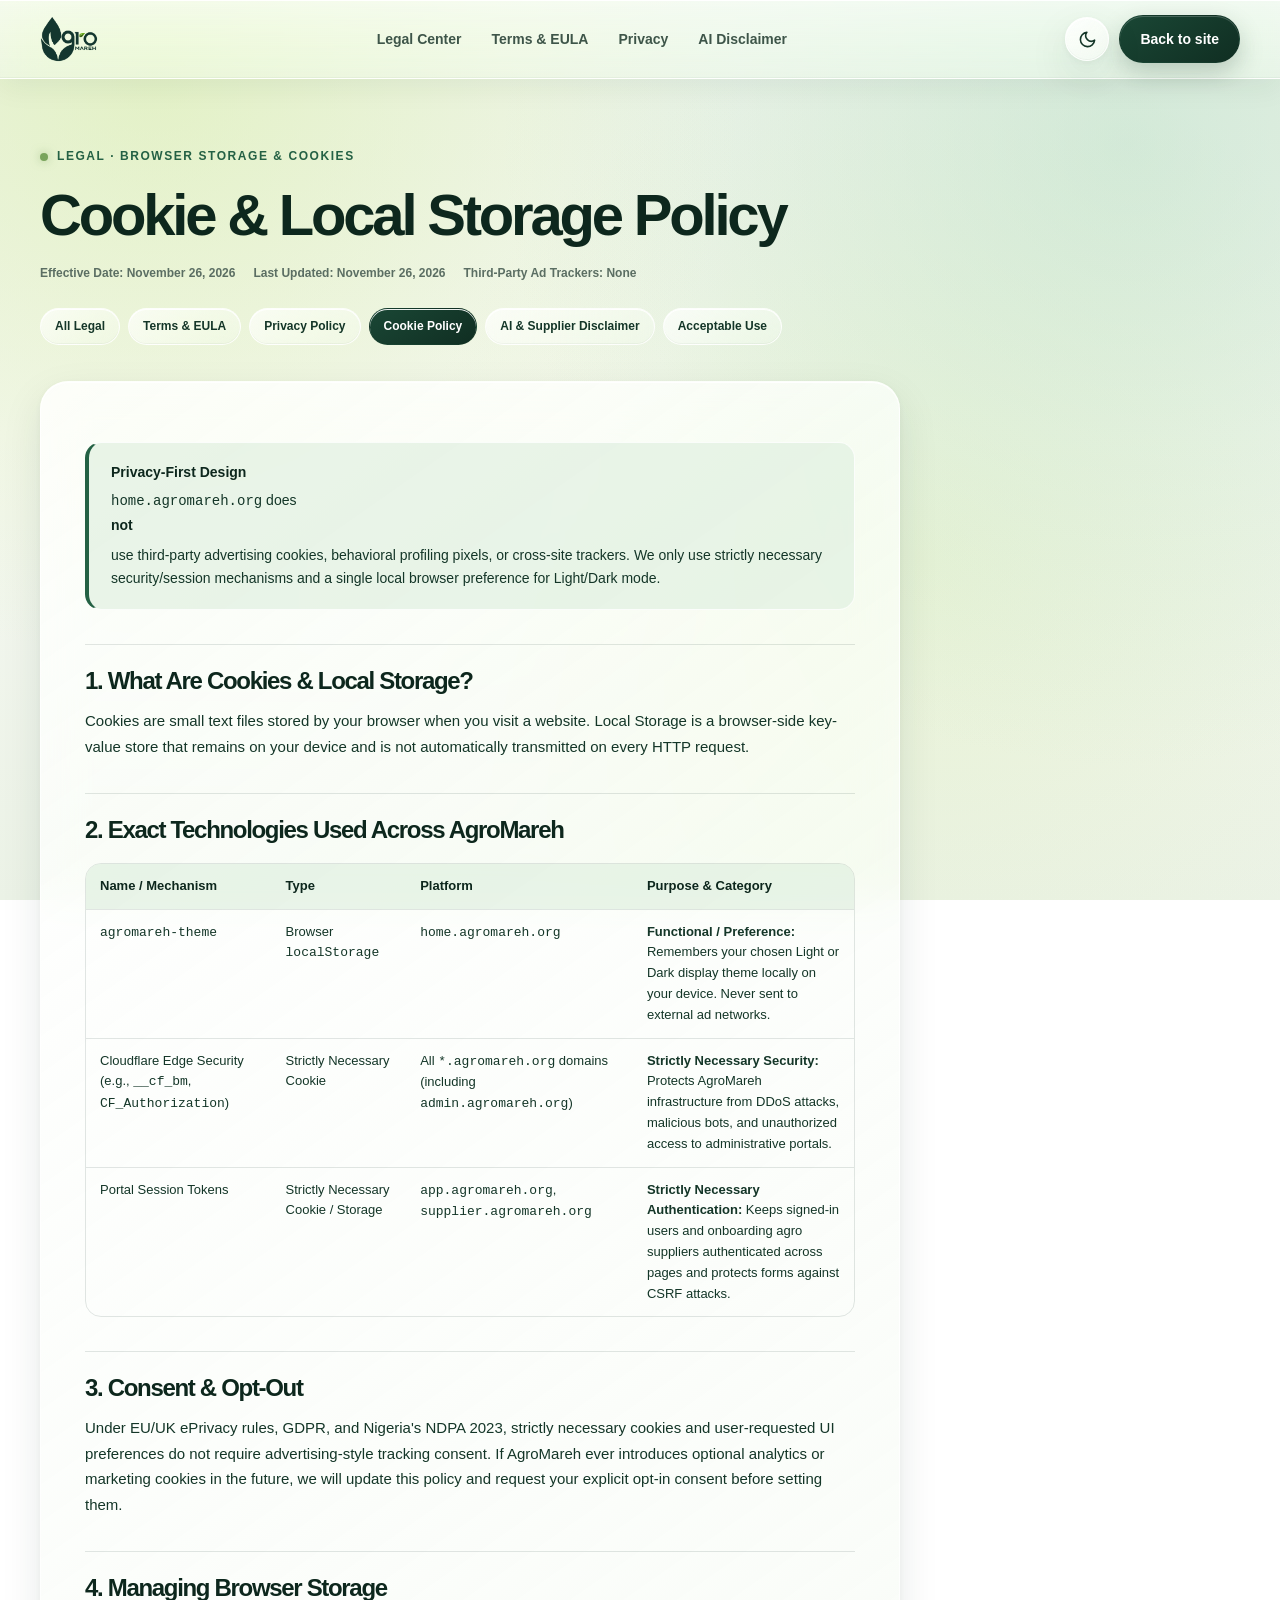
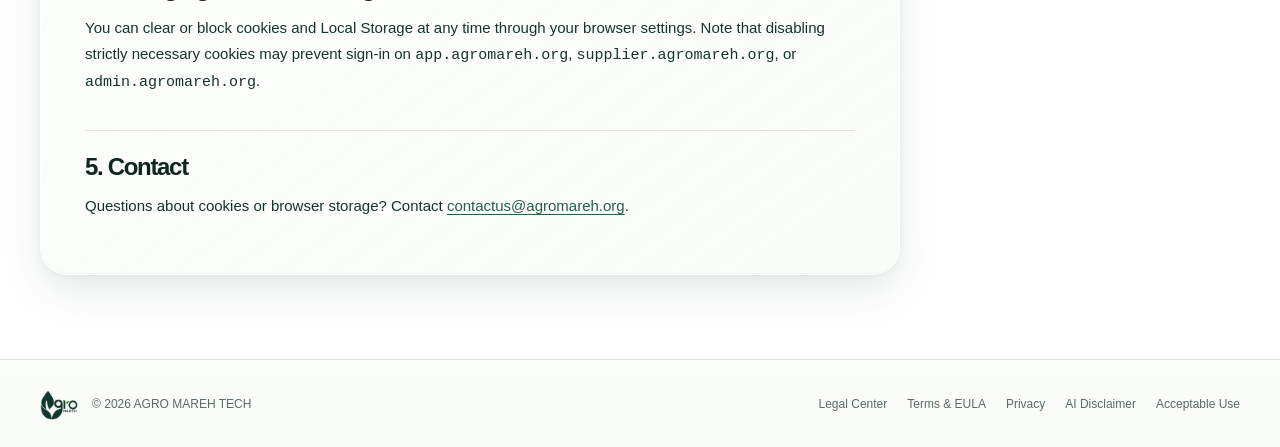
<file: legal/cookies.html>
<!doctype html>
<html lang="en">
<head>
  <meta charset="utf-8">
  <meta name="viewport" content="width=device-width, initial-scale=1">
  <meta name="description" content="AgroMareh Cookie & Local Storage Policy — transparent disclosure of strictly necessary security cookies and local browser preferences.">
  <meta name="theme-color" content="#eef4ea">
  <link rel="canonical" href="https://home.agromareh.org/legal/cookies.html">
  <link rel="icon" type="image/svg+xml" href="../assets/icons/agromareh-mark.svg">
  <link rel="apple-touch-icon" href="../assets/images/agromareh-logo.png">
  <title>Cookie &amp; Local Storage Policy — AgroMareh</title>
  <script>
    (function () {
      try {
        var saved = localStorage.getItem("agromareh-theme");
        var theme = saved || (window.matchMedia("(prefers-color-scheme: dark)").matches ? "dark" : "light");
        document.documentElement.dataset.theme = theme;
      } catch (e) {
        document.documentElement.dataset.theme = "light";
      }
    })();
  </script>
  <link rel="stylesheet" href="../assets/css/tokens.css">
  <link rel="stylesheet" href="../assets/css/base.css">
  <link rel="stylesheet" href="../assets/css/sections.css">
  <link rel="stylesheet" href="../assets/css/responsive.css">
  <link rel="stylesheet" href="../assets/css/legal.css">
</head>
<body>
  <header class="site-header">
    <div class="wrap nav">
      <a class="brand" href="../" aria-label="AgroMareh home">
        <img class="brand-logo brand-logo-light" src="../assets/images/agromareh-logo-light.png" alt="AgroMareh" width="142" height="112">
        <img class="brand-logo brand-logo-dark" src="../assets/images/agromareh-logo-dark.png" alt="AgroMareh" width="142" height="112">
      </a>
      <nav class="nav-links" aria-label="Main navigation">
        <a href="index.html">Legal Center</a>
        <a href="terms.html">Terms &amp; EULA</a>
        <a href="privacy.html">Privacy</a>
        <a href="ai-disclaimer.html">AI Disclaimer</a>
      </nav>
      <div class="nav-actions">
        <button class="theme-toggle" type="button" data-theme-toggle aria-label="Switch to dark mode" aria-pressed="false" title="Switch to dark mode">
          <svg class="icon-moon" viewBox="0 0 24 24" fill="none" stroke="currentColor" stroke-width="2" stroke-linecap="round" stroke-linejoin="round" aria-hidden="true">
            <path d="M21 12.79A9 9 0 1 1 11.21 3 7 7 0 0 0 21 12.79z"/>
          </svg>
          <svg class="icon-sun" viewBox="0 0 24 24" fill="none" stroke="currentColor" stroke-width="2" stroke-linecap="round" stroke-linejoin="round" aria-hidden="true">
            <circle cx="12" cy="12" r="4"/>
            <path d="M12 2v2M12 20v2M4.93 4.93l1.41 1.41M17.66 17.66l1.41 1.41M2 12h2M20 12h2M4.93 19.07l1.41-1.41M17.66 6.34l1.41-1.41"/>
          </svg>
        </button>
        <a class="button" href="../">Back to site</a>
      </div>
    </div>
  </header>

  <main>
    <section class="wrap legal-hero">
      <div class="eyebrow">Legal · Browser Storage &amp; Cookies</div>
      <h1>Cookie &amp; Local Storage Policy</h1>
      <div class="legal-meta">
        <span>Effective Date: November 26, 2026</span>
        <span>Last Updated: November 26, 2026</span>
        <span>Third-Party Ad Trackers: None</span>
      </div>
      <nav class="legal-nav-pills" aria-label="Legal documents">
        <a href="index.html">All Legal</a>
        <a href="terms.html">Terms &amp; EULA</a>
        <a href="privacy.html">Privacy Policy</a>
        <a href="cookies.html" aria-current="page">Cookie Policy</a>
        <a href="ai-disclaimer.html">AI &amp; Supplier Disclaimer</a>
        <a href="acceptable-use.html">Acceptable Use</a>
      </nav>
    </section>

    <section class="wrap legal-body">
      <article class="legal-doc">
        <div class="legal-callout">
          <strong>Privacy-First Design</strong>
          <p><code>home.agromareh.org</code> does <strong>not</strong> use third-party advertising cookies, behavioral profiling pixels, or cross-site trackers. We only use strictly necessary security/session mechanisms and a single local browser preference for Light/Dark mode.</p>
        </div>

        <h2>1. What Are Cookies &amp; Local Storage?</h2>
        <p>Cookies are small text files stored by your browser when you visit a website. Local Storage is a browser-side key-value store that remains on your device and is not automatically transmitted on every HTTP request.</p>

        <h2>2. Exact Technologies Used Across AgroMareh</h2>
        <div class="legal-table-wrap">
          <table class="legal-table">
            <thead>
              <tr>
                <th>Name / Mechanism</th>
                <th>Type</th>
                <th>Platform</th>
                <th>Purpose &amp; Category</th>
              </tr>
            </thead>
            <tbody>
              <tr>
                <td><code>agromareh-theme</code></td>
                <td>Browser <code>localStorage</code></td>
                <td><code>home.agromareh.org</code></td>
                <td><strong>Functional / Preference:</strong> Remembers your chosen Light or Dark display theme locally on your device. Never sent to external ad networks.</td>
              </tr>
              <tr>
                <td>Cloudflare Edge Security (e.g., <code>__cf_bm</code>, <code>CF_Authorization</code>)</td>
                <td>Strictly Necessary Cookie</td>
                <td>All <code>*.agromareh.org</code> domains (including <code>admin.agromareh.org</code>)</td>
                <td><strong>Strictly Necessary Security:</strong> Protects AgroMareh infrastructure from DDoS attacks, malicious bots, and unauthorized access to administrative portals.</td>
              </tr>
              <tr>
                <td>Portal Session Tokens</td>
                <td>Strictly Necessary Cookie / Storage</td>
                <td><code>app.agromareh.org</code>, <code>supplier.agromareh.org</code></td>
                <td><strong>Strictly Necessary Authentication:</strong> Keeps signed-in users and onboarding agro suppliers authenticated across pages and protects forms against CSRF attacks.</td>
              </tr>
            </tbody>
          </table>
        </div>

        <h2>3. Consent &amp; Opt-Out</h2>
        <p>Under EU/UK ePrivacy rules, GDPR, and Nigeria's NDPA 2023, strictly necessary cookies and user-requested UI preferences do not require advertising-style tracking consent. If AgroMareh ever introduces optional analytics or marketing cookies in the future, we will update this policy and request your explicit opt-in consent before setting them.</p>

        <h2>4. Managing Browser Storage</h2>
        <p>You can clear or block cookies and Local Storage at any time through your browser settings. Note that disabling strictly necessary cookies may prevent sign-in on <code>app.agromareh.org</code>, <code>supplier.agromareh.org</code>, or <code>admin.agromareh.org</code>.</p>

        <h2>5. Contact</h2>
        <p>Questions about cookies or browser storage? Contact <a href="mailto:contactus@agromareh.org">contactus@agromareh.org</a>.</p>
      </article>
    </section>
  </main>

  <footer>
    <div class="wrap footer">
      <div class="footer-brand">
        <img class="brand-logo brand-logo-light" src="../assets/images/agromareh-logo-light.png" alt="AgroMareh" width="96" height="76" loading="lazy" decoding="async">
        <img class="brand-logo brand-logo-dark" src="../assets/images/agromareh-logo-dark.png" alt="AgroMareh" width="96" height="76" loading="lazy" decoding="async">
        <span>© 2026 AGRO MAREH TECH</span>
      </div>
      <div class="footer-links">
        <a href="index.html">Legal Center</a>
        <a href="terms.html">Terms &amp; EULA</a>
        <a href="privacy.html">Privacy</a>
        <a href="ai-disclaimer.html">AI Disclaimer</a>
        <a href="acceptable-use.html">Acceptable Use</a>
      </div>
    </div>
  </footer>

  <script src="../assets/js/main.js" defer></script>
</body>
</html>
</file>
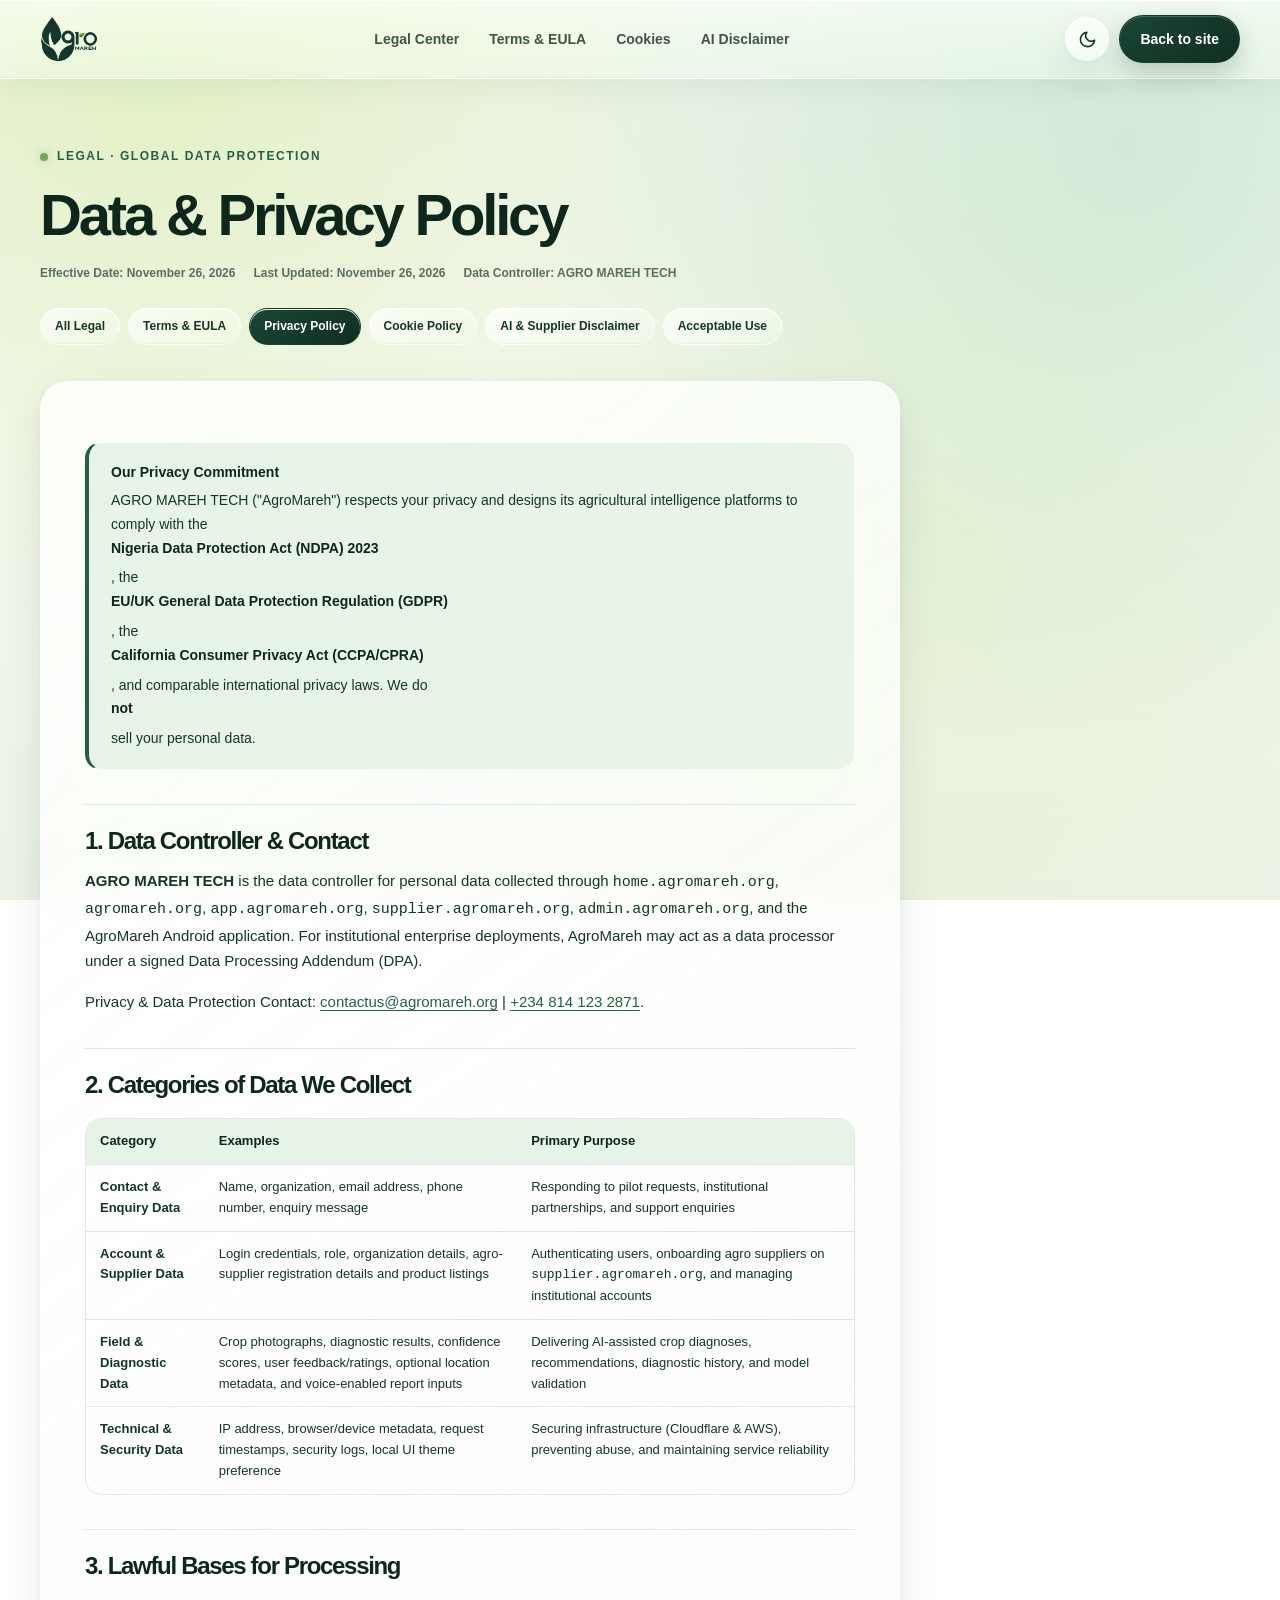
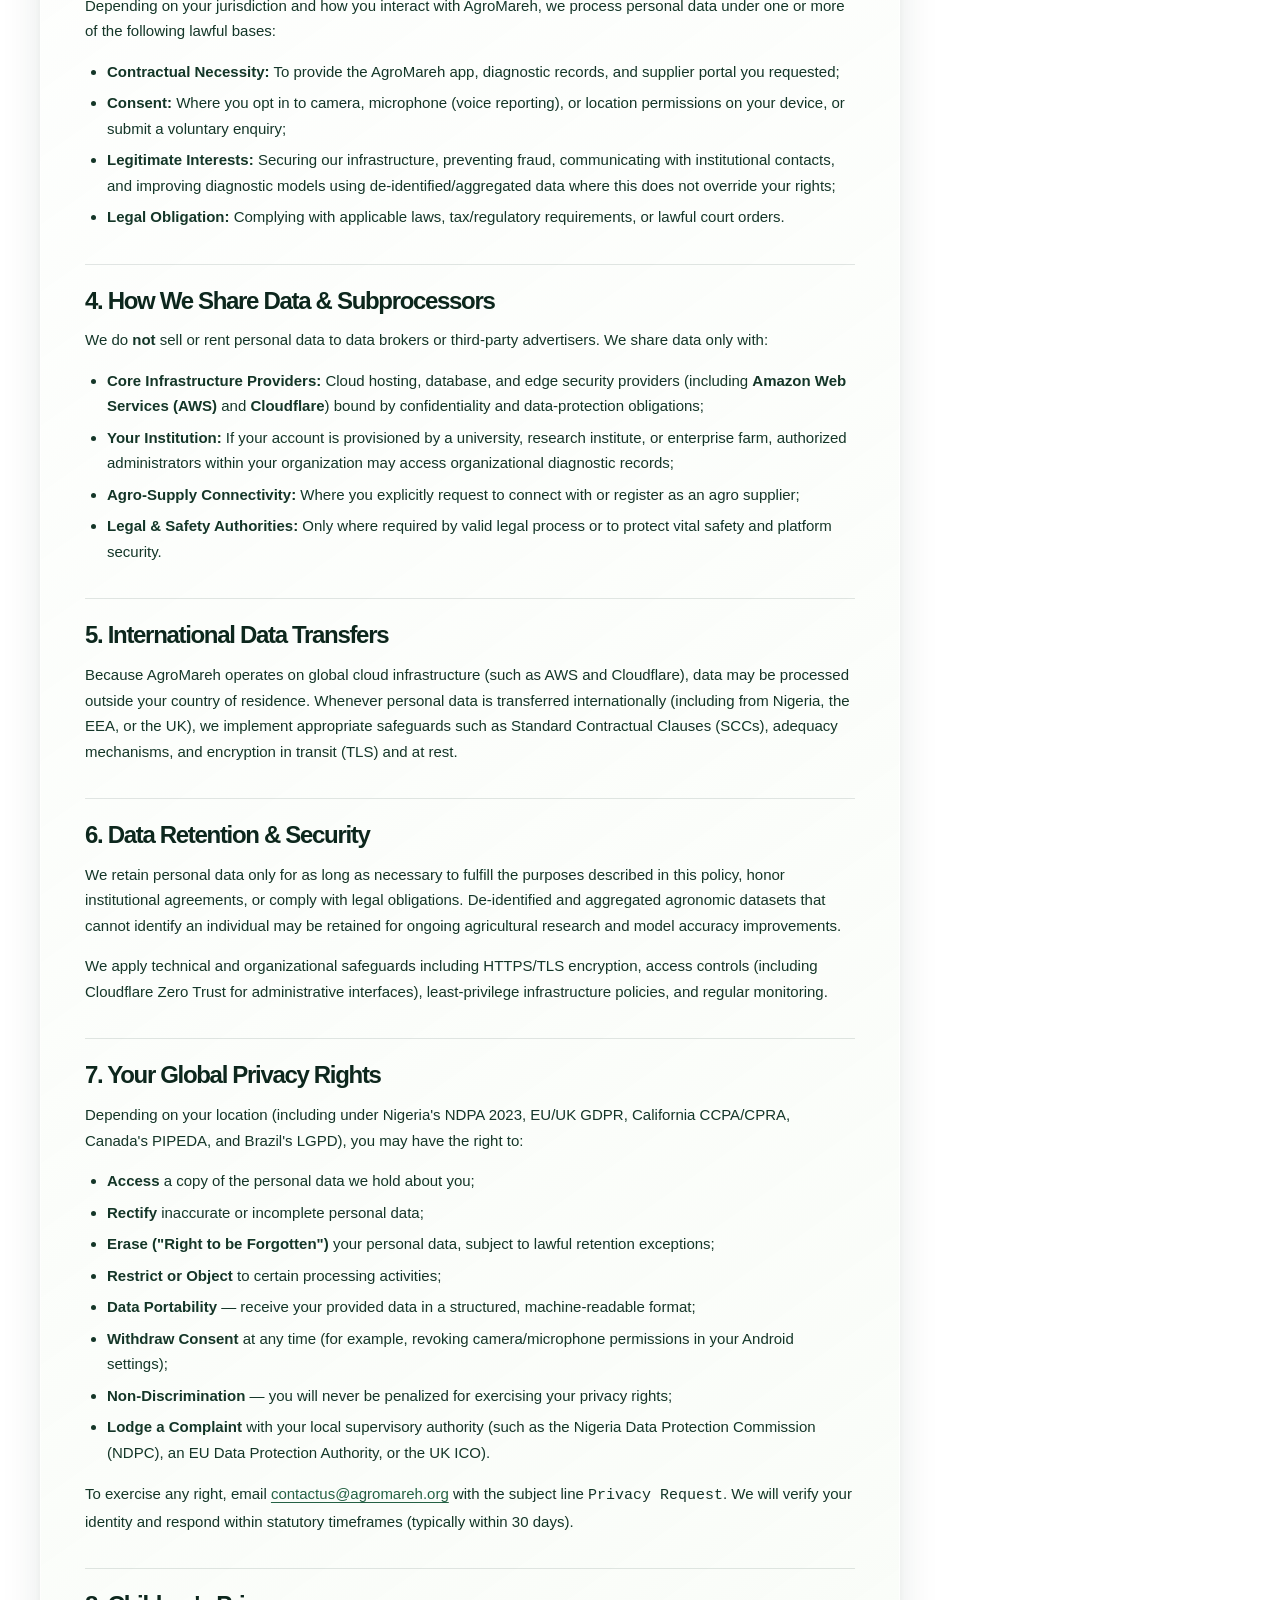
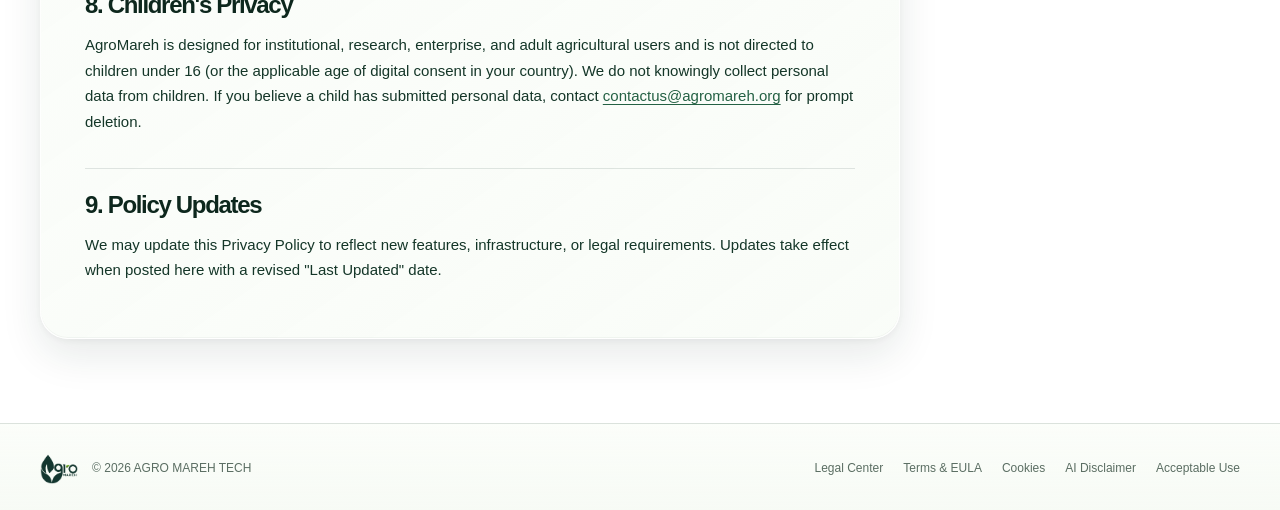
<file: legal/privacy.html>
<!doctype html>
<html lang="en">
<head>
  <meta charset="utf-8">
  <meta name="viewport" content="width=device-width, initial-scale=1">
  <meta name="description" content="AgroMareh Global Data & Privacy Policy — aligned with Nigeria NDPA 2023, EU/UK GDPR, CCPA/CPRA, PIPEDA, and LGPD.">
  <meta name="theme-color" content="#eef4ea">
  <link rel="canonical" href="https://home.agromareh.org/legal/privacy.html">
  <link rel="icon" type="image/svg+xml" href="../assets/icons/agromareh-mark.svg">
  <link rel="apple-touch-icon" href="../assets/images/agromareh-logo.png">
  <title>Data &amp; Privacy Policy — AgroMareh</title>
  <script>
    (function () {
      try {
        var saved = localStorage.getItem("agromareh-theme");
        var theme = saved || (window.matchMedia("(prefers-color-scheme: dark)").matches ? "dark" : "light");
        document.documentElement.dataset.theme = theme;
      } catch (e) {
        document.documentElement.dataset.theme = "light";
      }
    })();
  </script>
  <link rel="stylesheet" href="../assets/css/tokens.css">
  <link rel="stylesheet" href="../assets/css/base.css">
  <link rel="stylesheet" href="../assets/css/sections.css">
  <link rel="stylesheet" href="../assets/css/responsive.css">
  <link rel="stylesheet" href="../assets/css/legal.css">
</head>
<body>
  <header class="site-header">
    <div class="wrap nav">
      <a class="brand" href="../" aria-label="AgroMareh home">
        <img class="brand-logo brand-logo-light" src="../assets/images/agromareh-logo-light.png" alt="AgroMareh" width="142" height="112">
        <img class="brand-logo brand-logo-dark" src="../assets/images/agromareh-logo-dark.png" alt="AgroMareh" width="142" height="112">
      </a>
      <nav class="nav-links" aria-label="Main navigation">
        <a href="index.html">Legal Center</a>
        <a href="terms.html">Terms &amp; EULA</a>
        <a href="cookies.html">Cookies</a>
        <a href="ai-disclaimer.html">AI Disclaimer</a>
      </nav>
      <div class="nav-actions">
        <button class="theme-toggle" type="button" data-theme-toggle aria-label="Switch to dark mode" aria-pressed="false" title="Switch to dark mode">
          <svg class="icon-moon" viewBox="0 0 24 24" fill="none" stroke="currentColor" stroke-width="2" stroke-linecap="round" stroke-linejoin="round" aria-hidden="true">
            <path d="M21 12.79A9 9 0 1 1 11.21 3 7 7 0 0 0 21 12.79z"/>
          </svg>
          <svg class="icon-sun" viewBox="0 0 24 24" fill="none" stroke="currentColor" stroke-width="2" stroke-linecap="round" stroke-linejoin="round" aria-hidden="true">
            <circle cx="12" cy="12" r="4"/>
            <path d="M12 2v2M12 20v2M4.93 4.93l1.41 1.41M17.66 17.66l1.41 1.41M2 12h2M20 12h2M4.93 19.07l1.41-1.41M17.66 6.34l1.41-1.41"/>
          </svg>
        </button>
        <a class="button" href="../">Back to site</a>
      </div>
    </div>
  </header>

  <main>
    <section class="wrap legal-hero">
      <div class="eyebrow">Legal · Global Data Protection</div>
      <h1>Data &amp; Privacy Policy</h1>
      <div class="legal-meta">
        <span>Effective Date: November 26, 2026</span>
        <span>Last Updated: November 26, 2026</span>
        <span>Data Controller: AGRO MAREH TECH</span>
      </div>
      <nav class="legal-nav-pills" aria-label="Legal documents">
        <a href="index.html">All Legal</a>
        <a href="terms.html">Terms &amp; EULA</a>
        <a href="privacy.html" aria-current="page">Privacy Policy</a>
        <a href="cookies.html">Cookie Policy</a>
        <a href="ai-disclaimer.html">AI &amp; Supplier Disclaimer</a>
        <a href="acceptable-use.html">Acceptable Use</a>
      </nav>
    </section>

    <section class="wrap legal-body">
      <article class="legal-doc">
        <div class="legal-callout">
          <strong>Our Privacy Commitment</strong>
          <p>AGRO MAREH TECH ("AgroMareh") respects your privacy and designs its agricultural intelligence platforms to comply with the <strong>Nigeria Data Protection Act (NDPA) 2023</strong>, the <strong>EU/UK General Data Protection Regulation (GDPR)</strong>, the <strong>California Consumer Privacy Act (CCPA/CPRA)</strong>, and comparable international privacy laws. We do <strong>not</strong> sell your personal data.</p>
        </div>

        <h2>1. Data Controller &amp; Contact</h2>
        <p><strong>AGRO MAREH TECH</strong> is the data controller for personal data collected through <code>home.agromareh.org</code>, <code>agromareh.org</code>, <code>app.agromareh.org</code>, <code>supplier.agromareh.org</code>, <code>admin.agromareh.org</code>, and the AgroMareh Android application. For institutional enterprise deployments, AgroMareh may act as a data processor under a signed Data Processing Addendum (DPA).</p>
        <p>Privacy &amp; Data Protection Contact: <a href="mailto:contactus@agromareh.org">contactus@agromareh.org</a> | <a href="tel:+2348141232871">+234 814 123 2871</a>.</p>

        <h2>2. Categories of Data We Collect</h2>
        <div class="legal-table-wrap">
          <table class="legal-table">
            <thead>
              <tr>
                <th>Category</th>
                <th>Examples</th>
                <th>Primary Purpose</th>
              </tr>
            </thead>
            <tbody>
              <tr>
                <td><strong>Contact &amp; Enquiry Data</strong></td>
                <td>Name, organization, email address, phone number, enquiry message</td>
                <td>Responding to pilot requests, institutional partnerships, and support enquiries</td>
              </tr>
              <tr>
                <td><strong>Account &amp; Supplier Data</strong></td>
                <td>Login credentials, role, organization details, agro-supplier registration details and product listings</td>
                <td>Authenticating users, onboarding agro suppliers on <code>supplier.agromareh.org</code>, and managing institutional accounts</td>
              </tr>
              <tr>
                <td><strong>Field &amp; Diagnostic Data</strong></td>
                <td>Crop photographs, diagnostic results, confidence scores, user feedback/ratings, optional location metadata, and voice-enabled report inputs</td>
                <td>Delivering AI-assisted crop diagnoses, recommendations, diagnostic history, and model validation</td>
              </tr>
              <tr>
                <td><strong>Technical &amp; Security Data</strong></td>
                <td>IP address, browser/device metadata, request timestamps, security logs, local UI theme preference</td>
                <td>Securing infrastructure (Cloudflare &amp; AWS), preventing abuse, and maintaining service reliability</td>
              </tr>
            </tbody>
          </table>
        </div>

        <h2>3. Lawful Bases for Processing</h2>
        <p>Depending on your jurisdiction and how you interact with AgroMareh, we process personal data under one or more of the following lawful bases:</p>
        <ul>
          <li><strong>Contractual Necessity:</strong> To provide the AgroMareh app, diagnostic records, and supplier portal you requested;</li>
          <li><strong>Consent:</strong> Where you opt in to camera, microphone (voice reporting), or location permissions on your device, or submit a voluntary enquiry;</li>
          <li><strong>Legitimate Interests:</strong> Securing our infrastructure, preventing fraud, communicating with institutional contacts, and improving diagnostic models using de-identified/aggregated data where this does not override your rights;</li>
          <li><strong>Legal Obligation:</strong> Complying with applicable laws, tax/regulatory requirements, or lawful court orders.</li>
        </ul>

        <h2>4. How We Share Data &amp; Subprocessors</h2>
        <p>We do <strong>not</strong> sell or rent personal data to data brokers or third-party advertisers. We share data only with:</p>
        <ul>
          <li><strong>Core Infrastructure Providers:</strong> Cloud hosting, database, and edge security providers (including <strong>Amazon Web Services (AWS)</strong> and <strong>Cloudflare</strong>) bound by confidentiality and data-protection obligations;</li>
          <li><strong>Your Institution:</strong> If your account is provisioned by a university, research institute, or enterprise farm, authorized administrators within your organization may access organizational diagnostic records;</li>
          <li><strong>Agro-Supply Connectivity:</strong> Where you explicitly request to connect with or register as an agro supplier;</li>
          <li><strong>Legal &amp; Safety Authorities:</strong> Only where required by valid legal process or to protect vital safety and platform security.</li>
        </ul>

        <h2>5. International Data Transfers</h2>
        <p>Because AgroMareh operates on global cloud infrastructure (such as AWS and Cloudflare), data may be processed outside your country of residence. Whenever personal data is transferred internationally (including from Nigeria, the EEA, or the UK), we implement appropriate safeguards such as Standard Contractual Clauses (SCCs), adequacy mechanisms, and encryption in transit (TLS) and at rest.</p>

        <h2>6. Data Retention &amp; Security</h2>
        <p>We retain personal data only for as long as necessary to fulfill the purposes described in this policy, honor institutional agreements, or comply with legal obligations. De-identified and aggregated agronomic datasets that cannot identify an individual may be retained for ongoing agricultural research and model accuracy improvements.</p>
        <p>We apply technical and organizational safeguards including HTTPS/TLS encryption, access controls (including Cloudflare Zero Trust for administrative interfaces), least-privilege infrastructure policies, and regular monitoring.</p>

        <h2>7. Your Global Privacy Rights</h2>
        <p>Depending on your location (including under Nigeria's NDPA 2023, EU/UK GDPR, California CCPA/CPRA, Canada's PIPEDA, and Brazil's LGPD), you may have the right to:</p>
        <ul>
          <li><strong>Access</strong> a copy of the personal data we hold about you;</li>
          <li><strong>Rectify</strong> inaccurate or incomplete personal data;</li>
          <li><strong>Erase ("Right to be Forgotten")</strong> your personal data, subject to lawful retention exceptions;</li>
          <li><strong>Restrict or Object</strong> to certain processing activities;</li>
          <li><strong>Data Portability</strong> — receive your provided data in a structured, machine-readable format;</li>
          <li><strong>Withdraw Consent</strong> at any time (for example, revoking camera/microphone permissions in your Android settings);</li>
          <li><strong>Non-Discrimination</strong> — you will never be penalized for exercising your privacy rights;</li>
          <li><strong>Lodge a Complaint</strong> with your local supervisory authority (such as the Nigeria Data Protection Commission (NDPC), an EU Data Protection Authority, or the UK ICO).</li>
        </ul>
        <p>To exercise any right, email <a href="mailto:contactus@agromareh.org">contactus@agromareh.org</a> with the subject line <code>Privacy Request</code>. We will verify your identity and respond within statutory timeframes (typically within 30 days).</p>

        <h2>8. Children's Privacy</h2>
        <p>AgroMareh is designed for institutional, research, enterprise, and adult agricultural users and is not directed to children under 16 (or the applicable age of digital consent in your country). We do not knowingly collect personal data from children. If you believe a child has submitted personal data, contact <a href="mailto:contactus@agromareh.org">contactus@agromareh.org</a> for prompt deletion.</p>

        <h2>9. Policy Updates</h2>
        <p>We may update this Privacy Policy to reflect new features, infrastructure, or legal requirements. Updates take effect when posted here with a revised "Last Updated" date.</p>
      </article>
    </section>
  </main>

  <footer>
    <div class="wrap footer">
      <div class="footer-brand">
        <img class="brand-logo brand-logo-light" src="../assets/images/agromareh-logo-light.png" alt="AgroMareh" width="96" height="76" loading="lazy" decoding="async">
        <img class="brand-logo brand-logo-dark" src="../assets/images/agromareh-logo-dark.png" alt="AgroMareh" width="96" height="76" loading="lazy" decoding="async">
        <span>© 2026 AGRO MAREH TECH</span>
      </div>
      <div class="footer-links">
        <a href="index.html">Legal Center</a>
        <a href="terms.html">Terms &amp; EULA</a>
        <a href="cookies.html">Cookies</a>
        <a href="ai-disclaimer.html">AI Disclaimer</a>
        <a href="acceptable-use.html">Acceptable Use</a>
      </div>
    </div>
  </footer>

  <script src="../assets/js/main.js" defer></script>
</body>
</html>
</file>
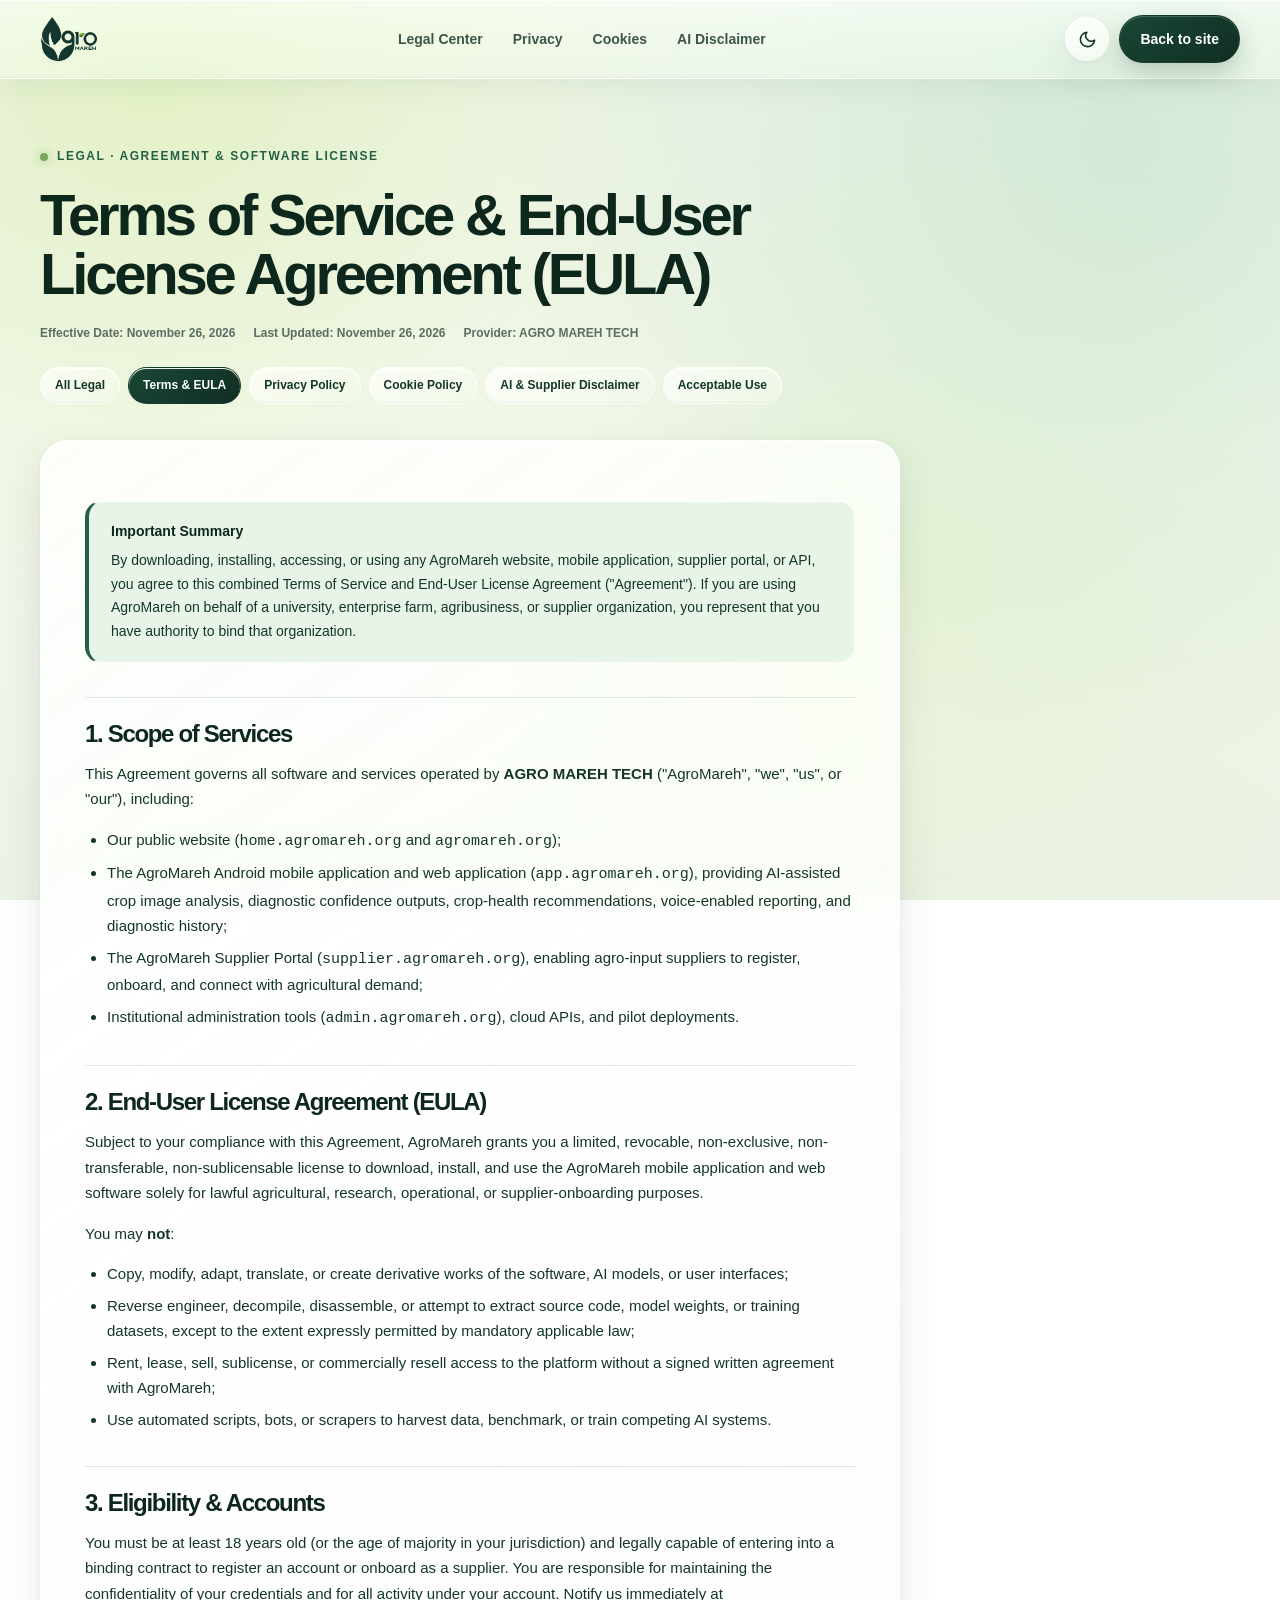
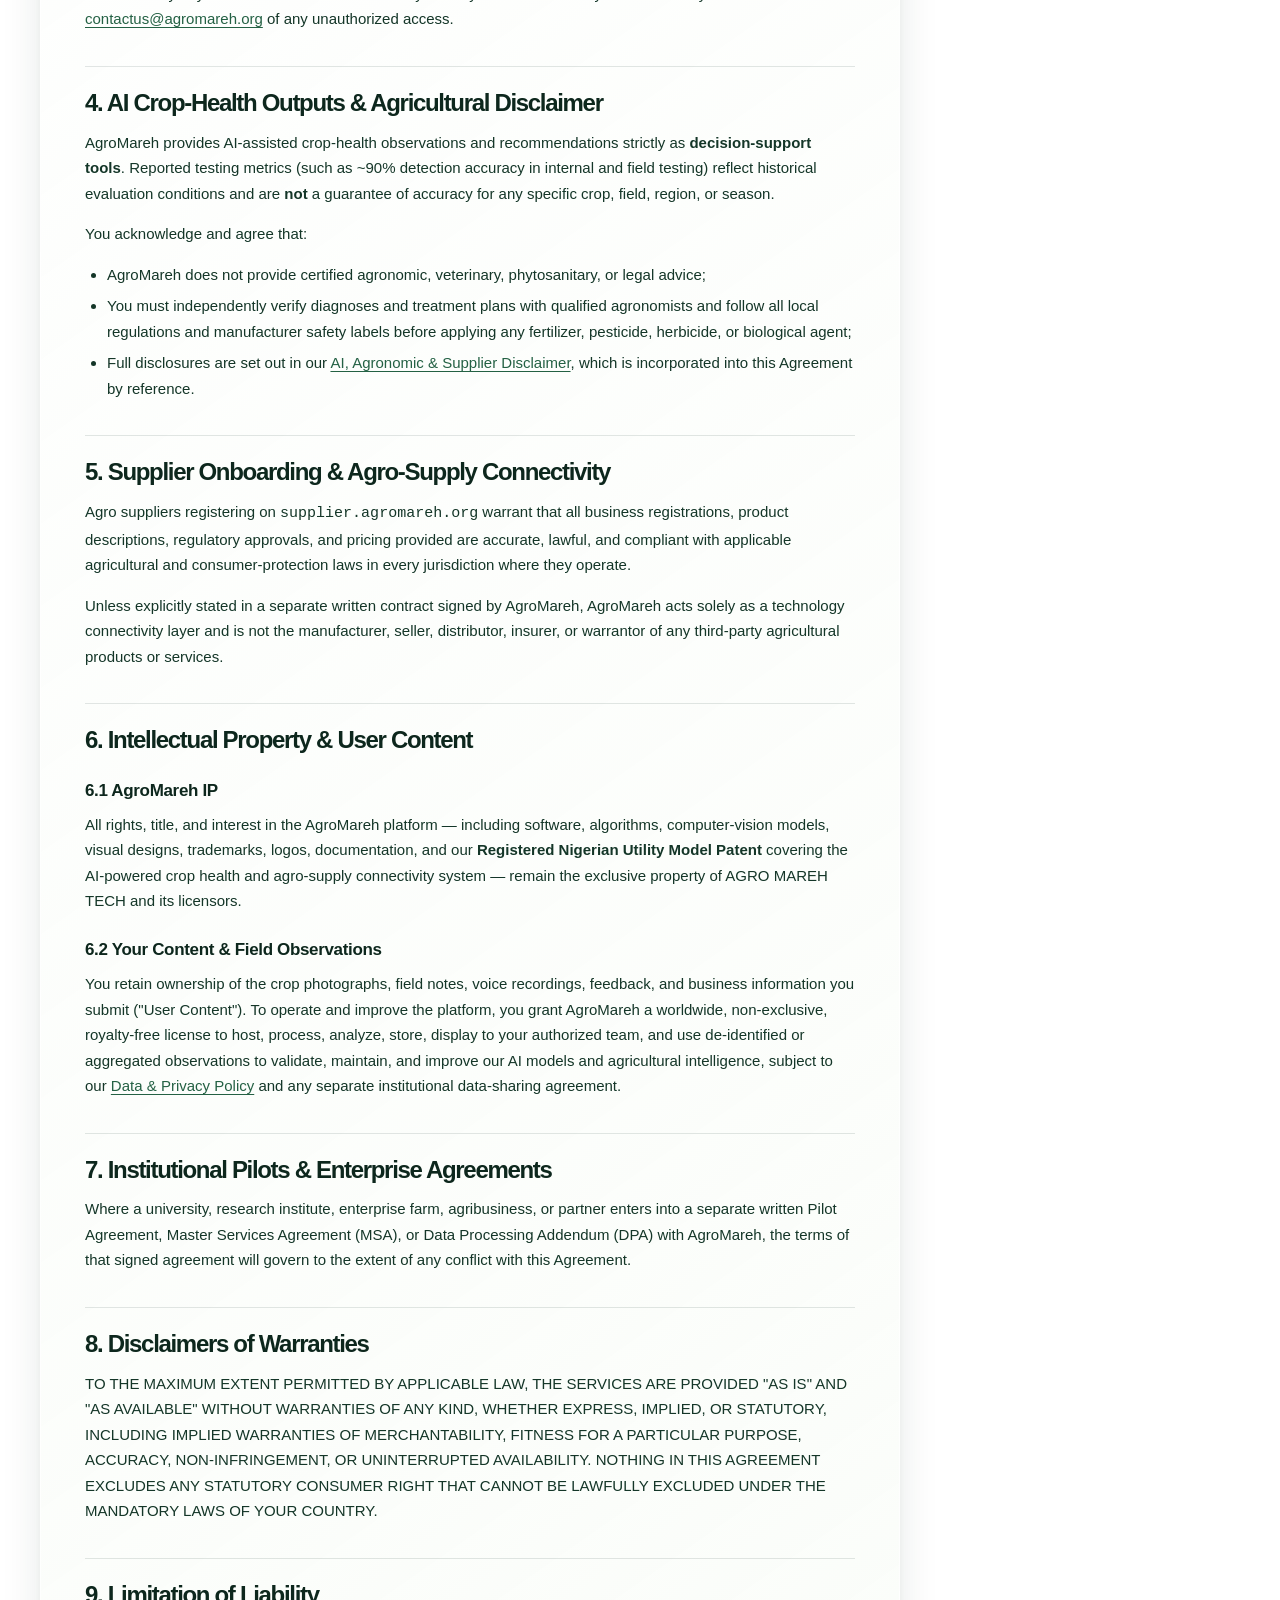
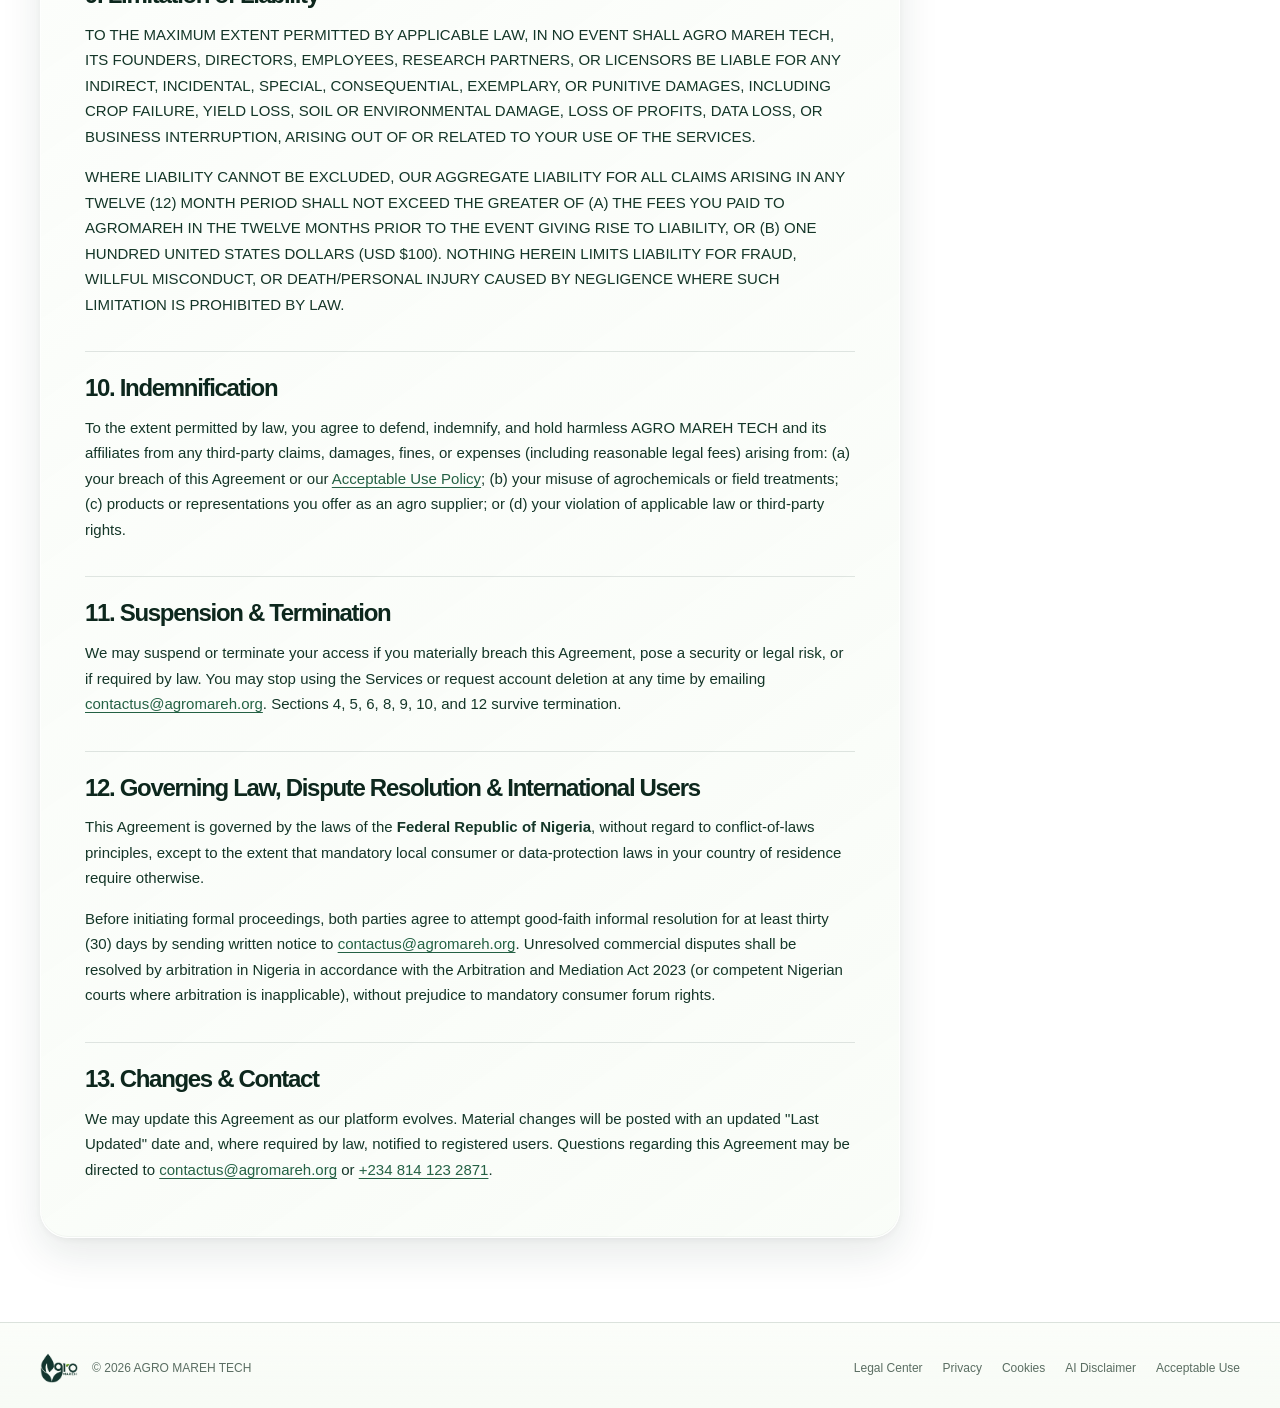
<file: legal/terms.html>
<!doctype html>
<html lang="en">
<head>
  <meta charset="utf-8">
  <meta name="viewport" content="width=device-width, initial-scale=1">
  <meta name="description" content="AgroMareh Terms of Service and End-User License Agreement (EULA) governing all AgroMareh software, mobile applications, and web platforms.">
  <meta name="theme-color" content="#eef4ea">
  <link rel="canonical" href="https://home.agromareh.org/legal/terms.html">
  <link rel="icon" type="image/svg+xml" href="../assets/icons/agromareh-mark.svg">
  <link rel="apple-touch-icon" href="../assets/images/agromareh-logo.png">
  <title>Terms of Service &amp; EULA — AgroMareh</title>
  <script>
    (function () {
      try {
        var saved = localStorage.getItem("agromareh-theme");
        var theme = saved || (window.matchMedia("(prefers-color-scheme: dark)").matches ? "dark" : "light");
        document.documentElement.dataset.theme = theme;
      } catch (e) {
        document.documentElement.dataset.theme = "light";
      }
    })();
  </script>
  <link rel="stylesheet" href="../assets/css/tokens.css">
  <link rel="stylesheet" href="../assets/css/base.css">
  <link rel="stylesheet" href="../assets/css/sections.css">
  <link rel="stylesheet" href="../assets/css/responsive.css">
  <link rel="stylesheet" href="../assets/css/legal.css">
</head>
<body>
  <header class="site-header">
    <div class="wrap nav">
      <a class="brand" href="../" aria-label="AgroMareh home">
        <img class="brand-logo brand-logo-light" src="../assets/images/agromareh-logo-light.png" alt="AgroMareh" width="142" height="112">
        <img class="brand-logo brand-logo-dark" src="../assets/images/agromareh-logo-dark.png" alt="AgroMareh" width="142" height="112">
      </a>
      <nav class="nav-links" aria-label="Main navigation">
        <a href="index.html">Legal Center</a>
        <a href="privacy.html">Privacy</a>
        <a href="cookies.html">Cookies</a>
        <a href="ai-disclaimer.html">AI Disclaimer</a>
      </nav>
      <div class="nav-actions">
        <button class="theme-toggle" type="button" data-theme-toggle aria-label="Switch to dark mode" aria-pressed="false" title="Switch to dark mode">
          <svg class="icon-moon" viewBox="0 0 24 24" fill="none" stroke="currentColor" stroke-width="2" stroke-linecap="round" stroke-linejoin="round" aria-hidden="true">
            <path d="M21 12.79A9 9 0 1 1 11.21 3 7 7 0 0 0 21 12.79z"/>
          </svg>
          <svg class="icon-sun" viewBox="0 0 24 24" fill="none" stroke="currentColor" stroke-width="2" stroke-linecap="round" stroke-linejoin="round" aria-hidden="true">
            <circle cx="12" cy="12" r="4"/>
            <path d="M12 2v2M12 20v2M4.93 4.93l1.41 1.41M17.66 17.66l1.41 1.41M2 12h2M20 12h2M4.93 19.07l1.41-1.41M17.66 6.34l1.41-1.41"/>
          </svg>
        </button>
        <a class="button" href="../">Back to site</a>
      </div>
    </div>
  </header>

  <main>
    <section class="wrap legal-hero">
      <div class="eyebrow">Legal · Agreement &amp; Software License</div>
      <h1>Terms of Service &amp; End-User License Agreement (EULA)</h1>
      <div class="legal-meta">
        <span>Effective Date: November 26, 2026</span>
        <span>Last Updated: November 26, 2026</span>
        <span>Provider: AGRO MAREH TECH</span>
      </div>
      <nav class="legal-nav-pills" aria-label="Legal documents">
        <a href="index.html">All Legal</a>
        <a href="terms.html" aria-current="page">Terms &amp; EULA</a>
        <a href="privacy.html">Privacy Policy</a>
        <a href="cookies.html">Cookie Policy</a>
        <a href="ai-disclaimer.html">AI &amp; Supplier Disclaimer</a>
        <a href="acceptable-use.html">Acceptable Use</a>
      </nav>
    </section>

    <section class="wrap legal-body">
      <article class="legal-doc">
        <div class="legal-callout">
          <strong>Important Summary</strong>
          <p>By downloading, installing, accessing, or using any AgroMareh website, mobile application, supplier portal, or API, you agree to this combined Terms of Service and End-User License Agreement ("Agreement"). If you are using AgroMareh on behalf of a university, enterprise farm, agribusiness, or supplier organization, you represent that you have authority to bind that organization.</p>
        </div>

        <h2>1. Scope of Services</h2>
        <p>This Agreement governs all software and services operated by <strong>AGRO MAREH TECH</strong> ("AgroMareh", "we", "us", or "our"), including:</p>
        <ul>
          <li>Our public website (<code>home.agromareh.org</code> and <code>agromareh.org</code>);</li>
          <li>The AgroMareh Android mobile application and web application (<code>app.agromareh.org</code>), providing AI-assisted crop image analysis, diagnostic confidence outputs, crop-health recommendations, voice-enabled reporting, and diagnostic history;</li>
          <li>The AgroMareh Supplier Portal (<code>supplier.agromareh.org</code>), enabling agro-input suppliers to register, onboard, and connect with agricultural demand;</li>
          <li>Institutional administration tools (<code>admin.agromareh.org</code>), cloud APIs, and pilot deployments.</li>
        </ul>

        <h2>2. End-User License Agreement (EULA)</h2>
        <p>Subject to your compliance with this Agreement, AgroMareh grants you a limited, revocable, non-exclusive, non-transferable, non-sublicensable license to download, install, and use the AgroMareh mobile application and web software solely for lawful agricultural, research, operational, or supplier-onboarding purposes.</p>
        <p>You may <strong>not</strong>:</p>
        <ul>
          <li>Copy, modify, adapt, translate, or create derivative works of the software, AI models, or user interfaces;</li>
          <li>Reverse engineer, decompile, disassemble, or attempt to extract source code, model weights, or training datasets, except to the extent expressly permitted by mandatory applicable law;</li>
          <li>Rent, lease, sell, sublicense, or commercially resell access to the platform without a signed written agreement with AgroMareh;</li>
          <li>Use automated scripts, bots, or scrapers to harvest data, benchmark, or train competing AI systems.</li>
        </ul>

        <h2>3. Eligibility &amp; Accounts</h2>
        <p>You must be at least 18 years old (or the age of majority in your jurisdiction) and legally capable of entering into a binding contract to register an account or onboard as a supplier. You are responsible for maintaining the confidentiality of your credentials and for all activity under your account. Notify us immediately at <a href="mailto:contactus@agromareh.org">contactus@agromareh.org</a> of any unauthorized access.</p>

        <h2>4. AI Crop-Health Outputs &amp; Agricultural Disclaimer</h2>
        <p>AgroMareh provides AI-assisted crop-health observations and recommendations strictly as <strong>decision-support tools</strong>. Reported testing metrics (such as ~90% detection accuracy in internal and field testing) reflect historical evaluation conditions and are <strong>not</strong> a guarantee of accuracy for any specific crop, field, region, or season.</p>
        <p>You acknowledge and agree that:</p>
        <ul>
          <li>AgroMareh does not provide certified agronomic, veterinary, phytosanitary, or legal advice;</li>
          <li>You must independently verify diagnoses and treatment plans with qualified agronomists and follow all local regulations and manufacturer safety labels before applying any fertilizer, pesticide, herbicide, or biological agent;</li>
          <li>Full disclosures are set out in our <a href="ai-disclaimer.html">AI, Agronomic &amp; Supplier Disclaimer</a>, which is incorporated into this Agreement by reference.</li>
        </ul>

        <h2>5. Supplier Onboarding &amp; Agro-Supply Connectivity</h2>
        <p>Agro suppliers registering on <code>supplier.agromareh.org</code> warrant that all business registrations, product descriptions, regulatory approvals, and pricing provided are accurate, lawful, and compliant with applicable agricultural and consumer-protection laws in every jurisdiction where they operate.</p>
        <p>Unless explicitly stated in a separate written contract signed by AgroMareh, AgroMareh acts solely as a technology connectivity layer and is not the manufacturer, seller, distributor, insurer, or warrantor of any third-party agricultural products or services.</p>

        <h2>6. Intellectual Property &amp; User Content</h2>
        <h3>6.1 AgroMareh IP</h3>
        <p>All rights, title, and interest in the AgroMareh platform — including software, algorithms, computer-vision models, visual designs, trademarks, logos, documentation, and our <strong>Registered Nigerian Utility Model Patent</strong> covering the AI-powered crop health and agro-supply connectivity system — remain the exclusive property of AGRO MAREH TECH and its licensors.</p>
        <h3>6.2 Your Content &amp; Field Observations</h3>
        <p>You retain ownership of the crop photographs, field notes, voice recordings, feedback, and business information you submit ("User Content"). To operate and improve the platform, you grant AgroMareh a worldwide, non-exclusive, royalty-free license to host, process, analyze, store, display to your authorized team, and use de-identified or aggregated observations to validate, maintain, and improve our AI models and agricultural intelligence, subject to our <a href="privacy.html">Data &amp; Privacy Policy</a> and any separate institutional data-sharing agreement.</p>

        <h2>7. Institutional Pilots &amp; Enterprise Agreements</h2>
        <p>Where a university, research institute, enterprise farm, agribusiness, or partner enters into a separate written Pilot Agreement, Master Services Agreement (MSA), or Data Processing Addendum (DPA) with AgroMareh, the terms of that signed agreement will govern to the extent of any conflict with this Agreement.</p>

        <h2>8. Disclaimers of Warranties</h2>
        <p>TO THE MAXIMUM EXTENT PERMITTED BY APPLICABLE LAW, THE SERVICES ARE PROVIDED "AS IS" AND "AS AVAILABLE" WITHOUT WARRANTIES OF ANY KIND, WHETHER EXPRESS, IMPLIED, OR STATUTORY, INCLUDING IMPLIED WARRANTIES OF MERCHANTABILITY, FITNESS FOR A PARTICULAR PURPOSE, ACCURACY, NON-INFRINGEMENT, OR UNINTERRUPTED AVAILABILITY. NOTHING IN THIS AGREEMENT EXCLUDES ANY STATUTORY CONSUMER RIGHT THAT CANNOT BE LAWFULLY EXCLUDED UNDER THE MANDATORY LAWS OF YOUR COUNTRY.</p>

        <h2>9. Limitation of Liability</h2>
        <p>TO THE MAXIMUM EXTENT PERMITTED BY APPLICABLE LAW, IN NO EVENT SHALL AGRO MAREH TECH, ITS FOUNDERS, DIRECTORS, EMPLOYEES, RESEARCH PARTNERS, OR LICENSORS BE LIABLE FOR ANY INDIRECT, INCIDENTAL, SPECIAL, CONSEQUENTIAL, EXEMPLARY, OR PUNITIVE DAMAGES, INCLUDING CROP FAILURE, YIELD LOSS, SOIL OR ENVIRONMENTAL DAMAGE, LOSS OF PROFITS, DATA LOSS, OR BUSINESS INTERRUPTION, ARISING OUT OF OR RELATED TO YOUR USE OF THE SERVICES.</p>
        <p>WHERE LIABILITY CANNOT BE EXCLUDED, OUR AGGREGATE LIABILITY FOR ALL CLAIMS ARISING IN ANY TWELVE (12) MONTH PERIOD SHALL NOT EXCEED THE GREATER OF (A) THE FEES YOU PAID TO AGROMAREH IN THE TWELVE MONTHS PRIOR TO THE EVENT GIVING RISE TO LIABILITY, OR (B) ONE HUNDRED UNITED STATES DOLLARS (USD $100). NOTHING HEREIN LIMITS LIABILITY FOR FRAUD, WILLFUL MISCONDUCT, OR DEATH/PERSONAL INJURY CAUSED BY NEGLIGENCE WHERE SUCH LIMITATION IS PROHIBITED BY LAW.</p>

        <h2>10. Indemnification</h2>
        <p>To the extent permitted by law, you agree to defend, indemnify, and hold harmless AGRO MAREH TECH and its affiliates from any third-party claims, damages, fines, or expenses (including reasonable legal fees) arising from: (a) your breach of this Agreement or our <a href="acceptable-use.html">Acceptable Use Policy</a>; (b) your misuse of agrochemicals or field treatments; (c) products or representations you offer as an agro supplier; or (d) your violation of applicable law or third-party rights.</p>

        <h2>11. Suspension &amp; Termination</h2>
        <p>We may suspend or terminate your access if you materially breach this Agreement, pose a security or legal risk, or if required by law. You may stop using the Services or request account deletion at any time by emailing <a href="mailto:contactus@agromareh.org">contactus@agromareh.org</a>. Sections 4, 5, 6, 8, 9, 10, and 12 survive termination.</p>

        <h2>12. Governing Law, Dispute Resolution &amp; International Users</h2>
        <p>This Agreement is governed by the laws of the <strong>Federal Republic of Nigeria</strong>, without regard to conflict-of-laws principles, except to the extent that mandatory local consumer or data-protection laws in your country of residence require otherwise.</p>
        <p>Before initiating formal proceedings, both parties agree to attempt good-faith informal resolution for at least thirty (30) days by sending written notice to <a href="mailto:contactus@agromareh.org">contactus@agromareh.org</a>. Unresolved commercial disputes shall be resolved by arbitration in Nigeria in accordance with the Arbitration and Mediation Act 2023 (or competent Nigerian courts where arbitration is inapplicable), without prejudice to mandatory consumer forum rights.</p>

        <h2>13. Changes &amp; Contact</h2>
        <p>We may update this Agreement as our platform evolves. Material changes will be posted with an updated "Last Updated" date and, where required by law, notified to registered users. Questions regarding this Agreement may be directed to <a href="mailto:contactus@agromareh.org">contactus@agromareh.org</a> or <a href="tel:+2348141232871">+234 814 123 2871</a>.</p>
      </article>
    </section>
  </main>

  <footer>
    <div class="wrap footer">
      <div class="footer-brand">
        <img class="brand-logo brand-logo-light" src="../assets/images/agromareh-logo-light.png" alt="AgroMareh" width="96" height="76" loading="lazy" decoding="async">
        <img class="brand-logo brand-logo-dark" src="../assets/images/agromareh-logo-dark.png" alt="AgroMareh" width="96" height="76" loading="lazy" decoding="async">
        <span>© 2026 AGRO MAREH TECH</span>
      </div>
      <div class="footer-links">
        <a href="index.html">Legal Center</a>
        <a href="privacy.html">Privacy</a>
        <a href="cookies.html">Cookies</a>
        <a href="ai-disclaimer.html">AI Disclaimer</a>
        <a href="acceptable-use.html">Acceptable Use</a>
      </div>
    </div>
  </footer>

  <script src="../assets/js/main.js" defer></script>
</body>
</html>
</file>
<file: assets/css/tokens.css>
/* ==========================================================================
   Design Tokens — AgroMareh
   Light Mode: Liquid Glass UI
   Dark Mode:  Deep Botanical Obsidian Glass
   ========================================================================== */

:root,
[data-theme="light"] {
  color-scheme: light;

  /* Core brand & text */
  --ink: #143628;
  --ink-deep: #0d271d;
  --green: #246144;
  --green-soft: rgb(225 240 225 / 72%);
  --green-accent: #79a45c;
  --lime: #d9eea8;
  --lime-hover: #cbe48c;
  --white: #ffffff;

  /* Text tokens */
  --muted: #52665b;
  --muted-dark: #c4d3c7;
  --nav-text: #3e5549;
  --subtle-text: #5b6e63;

  /* Page canvas & section surfaces */
  --page-bg:
    radial-gradient(circle at 12% 8%, rgb(217 238 168 / 55%) 0%, transparent 42%),
    radial-gradient(circle at 88% 16%, rgb(164 214 185 / 38%) 0%, transparent 46%),
    radial-gradient(circle at 72% 62%, rgb(217 238 168 / 32%) 0%, transparent 48%),
    linear-gradient(180deg, #eef4ea 0%, #f5f8f1 48%, #ebf2e6 100%);
  --section-soft-bg:
    radial-gradient(circle at 18% 20%, rgb(217 238 168 / 42%), transparent 45%),
    radial-gradient(circle at 85% 80%, rgb(176 218 194 / 30%), transparent 45%),
    rgb(233 242 229 / 68%);
  --section-white-bg: rgb(255 255 255 / 44%);
  --section-dark-bg:
    radial-gradient(circle at 15% 15%, rgb(48 118 82 / 34%), transparent 45%),
    radial-gradient(circle at 85% 85%, rgb(217 238 168 / 12%), transparent 42%),
    #0e291f;

  /* Liquid Glass materials */
  --glass-bg: linear-gradient(145deg, rgb(255 255 255 / 74%), rgb(245 250 242 / 46%));
  --glass-bg-strong: linear-gradient(145deg, rgb(255 255 255 / 86%), rgb(246 251 244 / 64%));
  --glass-bg-hover: linear-gradient(145deg, rgb(255 255 255 / 88%), rgb(236 247 233 / 66%));
  --glass-header-bg: linear-gradient(180deg, rgb(250 253 248 / 76%), rgb(242 248 239 / 62%));
  --glass-border: rgb(255 255 255 / 78%);
  --glass-border-subtle: rgb(20 54 40 / 10%);
  --glass-specular: inset 0 1px 0 rgb(255 255 255 / 92%), inset 0 -1px 0 rgb(20 54 40 / 4%);
  --glass-blur: blur(22px) saturate(185%);
  --glass-shadow: 0 16px 40px rgb(22 52 36 / 10%), 0 2px 8px rgb(22 52 36 / 5%);
  --glass-shadow-hover: 0 22px 52px rgb(22 52 36 / 14%), 0 4px 12px rgb(22 52 36 / 7%);

  /* Art & showcase frames */
  --hero-art-bg:
    radial-gradient(ellipse at 76% 14%, rgb(217 238 168 / 92%), transparent 44%),
    radial-gradient(ellipse at 18% 84%, rgb(164 214 185 / 55%), transparent 48%),
    linear-gradient(150deg, rgb(255 255 255 / 66%), rgb(220 236 218 / 58%) 65%, rgb(239 246 234 / 72%));
  --showcase-art-bg:
    radial-gradient(circle at 80% 18%, rgb(217 238 168 / 52%), transparent 45%),
    linear-gradient(145deg, rgb(225 238 219 / 72%), rgb(247 251 244 / 62%));
  --art-ring: rgb(40 101 71 / 12%);
  --bezel-color: rgb(255 255 255 / 92%);

  /* Dark-section card glass */
  --dark-card-bg: linear-gradient(145deg, rgb(255 255 255 / 9%), rgb(255 255 255 / 3%));
  --dark-card-border: rgb(255 255 255 / 16%);
  --dark-card-specular: inset 0 1px 0 rgb(255 255 255 / 18%);
  --line: rgb(20 54 40 / 12%);
  --line-dark: rgb(255 255 255 / 14%);

  /* Buttons */
  --btn-primary-bg: linear-gradient(145deg, #1a4735, #102e22);
  --btn-primary-hover: linear-gradient(145deg, #2b6e4e, #1d5139);
  --btn-primary-text: #ffffff;
  --btn-primary-shadow: 0 10px 24px rgb(16 46 34 / 22%), inset 0 1px 0 rgb(255 255 255 / 20%);

  /* CTA box */
  --cta-bg:
    radial-gradient(circle at 85% 15%, rgb(255 255 255 / 55%), transparent 45%),
    linear-gradient(135deg, rgb(217 238 168 / 84%), rgb(198 228 144 / 74%));
  --cta-border: rgb(255 255 255 / 78%);
  --cta-eyebrow: #355427;
  --cta-heading: #0d271d;

  /* Modal & inputs */
  --modal-backdrop: rgb(12 30 22 / 46%);
  --input-bg: rgb(255 255 255 / 76%);
  --input-border: rgb(20 54 40 / 16%);
  --check-bg: rgb(217 238 168 / 65%);

  /* Typography & elevation */
  --font-sans: "Inter", -apple-system, BlinkMacSystemFont, "Segoe UI", Arial, Helvetica, sans-serif;
  --shadow: 0 20px 55px rgb(24 56 38 / 14%);
  --shadow-screen: 0 30px 70px rgb(27 58 38 / 22%);

  /* Layout */
  --container-max: 1200px;
  --container-gutter: 48px;
}

[data-theme="dark"] {
  color-scheme: dark;

  /* Core brand & text */
  --ink: #e8f1eb;
  --ink-deep: #f4faf5;
  --green: #9ad88c;
  --green-soft: rgb(154 216 140 / 14%);
  --green-accent: #b8e38c;
  --lime: #d9eea8;
  --lime-hover: #e5f5be;
  --white: #ffffff;

  /* Text tokens */
  --muted: #9eb3a6;
  --muted-dark: #a6bbb0;
  --nav-text: #bfd0c5;
  --subtle-text: #8da396;

  /* Page canvas & section surfaces */
  --page-bg:
    radial-gradient(circle at 12% 8%, rgb(40 107 74 / 28%) 0%, transparent 42%),
    radial-gradient(circle at 86% 18%, rgb(217 238 168 / 10%) 0%, transparent 40%),
    linear-gradient(180deg, #07140f 0%, #0a1b14 50%, #07130e 100%);
  --section-soft-bg:
    radial-gradient(circle at 20% 20%, rgb(42 110 76 / 20%), transparent 45%),
    rgb(13 33 25 / 72%);
  --section-white-bg: rgb(10 26 20 / 60%);
  --section-dark-bg:
    radial-gradient(circle at 15% 15%, rgb(46 115 80 / 22%), transparent 45%),
    #050e0a;

  /* Dark Obsidian Glass materials */
  --glass-bg: linear-gradient(145deg, rgb(20 48 37 / 72%), rgb(11 29 22 / 64%));
  --glass-bg-strong: linear-gradient(145deg, rgb(22 52 40 / 88%), rgb(12 31 24 / 82%));
  --glass-bg-hover: linear-gradient(145deg, rgb(28 64 49 / 82%), rgb(15 38 29 / 74%));
  --glass-header-bg: linear-gradient(180deg, rgb(8 22 16 / 82%), rgb(8 22 16 / 68%));
  --glass-border: rgb(217 238 168 / 15%);
  --glass-border-subtle: rgb(255 255 255 / 8%);
  --glass-specular: inset 0 1px 0 rgb(255 255 255 / 12%), inset 0 -1px 0 rgb(0 0 0 / 28%);
  --glass-blur: blur(22px) saturate(155%);
  --glass-shadow: 0 18px 44px rgb(0 0 0 / 34%), 0 2px 10px rgb(0 0 0 / 22%);
  --glass-shadow-hover: 0 24px 56px rgb(0 0 0 / 44%), 0 4px 14px rgb(0 0 0 / 28%);

  /* Art & showcase frames */
  --hero-art-bg:
    radial-gradient(ellipse at 76% 14%, rgb(217 238 168 / 24%), transparent 46%),
    radial-gradient(ellipse at 18% 84%, rgb(40 108 75 / 36%), transparent 50%),
    linear-gradient(150deg, rgb(18 45 34 / 84%), rgb(10 28 21 / 88%));
  --showcase-art-bg:
    radial-gradient(circle at 80% 18%, rgb(217 238 168 / 16%), transparent 45%),
    linear-gradient(145deg, rgb(18 44 34 / 84%), rgb(10 27 20 / 88%));
  --art-ring: rgb(217 238 168 / 12%);
  --bezel-color: rgb(217 238 168 / 22%);

  /* Dark-section card glass */
  --dark-card-bg: linear-gradient(145deg, rgb(22 52 40 / 62%), rgb(12 30 23 / 52%));
  --dark-card-border: rgb(217 238 168 / 14%);
  --dark-card-specular: inset 0 1px 0 rgb(255 255 255 / 10%);
  --line: rgb(217 238 168 / 12%);
  --line-dark: rgb(217 238 168 / 13%);

  /* Buttons */
  --btn-primary-bg: linear-gradient(145deg, #dff2b2, #c4e285);
  --btn-primary-hover: linear-gradient(145deg, #ebf9c8, #d2ec9a);
  --btn-primary-text: #0b2118;
  --btn-primary-shadow: 0 10px 26px rgb(0 0 0 / 32%), inset 0 1px 0 rgb(255 255 255 / 55%);

  /* CTA box */
  --cta-bg:
    radial-gradient(circle at 85% 15%, rgb(217 238 168 / 22%), transparent 48%),
    linear-gradient(135deg, rgb(25 63 47 / 88%), rgb(14 38 29 / 86%));
  --cta-border: rgb(217 238 168 / 22%);
  --cta-eyebrow: var(--lime);
  --cta-heading: #f4faf5;

  /* Modal & inputs */
  --modal-backdrop: rgb(3 10 7 / 74%);
  --input-bg: rgb(7 20 15 / 72%);
  --input-border: rgb(217 238 168 / 20%);
  --check-bg: rgb(217 238 168 / 18%);

  --shadow: 0 24px 60px rgb(0 0 0 / 45%);
  --shadow-screen: 0 30px 70px rgb(0 0 0 / 55%);
}
</file>
<file: assets/css/base.css>
/* ==========================================================================
   Base Styles, Typography, Layout & Shared Controls
   ========================================================================== */

*,
*::before,
*::after {
  box-sizing: border-box;
}

html {
  scroll-behavior: smooth;
}

body {
  margin: 0;
  min-height: 100vh;
  background: var(--page-bg);
  background-attachment: fixed;
  color: var(--ink);
  font: 16px/1.6 var(--font-sans);
  -webkit-font-smoothing: antialiased;
  transition: color 0.25s ease, background 0.25s ease;
}

body.modal-open {
  overflow: hidden;
}

a {
  color: inherit;
  text-decoration: none;
}

button,
input,
textarea {
  font: inherit;
}

button,
a {
  -webkit-tap-highlight-color: transparent;
}

img {
  display: block;
  max-width: 100%;
}

h1,
h2,
h3,
p {
  margin-top: 0;
}

h1,
h2,
h3 {
  color: var(--ink-deep);
  letter-spacing: -0.055em;
}

:focus-visible {
  outline: 3px solid var(--green-accent);
  outline-offset: 3px;
}

/* Container */
.wrap {
  width: min(var(--container-max), calc(100% - var(--container-gutter)));
  margin-inline: auto;
}

/* Eyebrow label */
.eyebrow {
  display: inline-flex;
  align-items: center;
  gap: 9px;
  color: var(--green);
  font-size: 12px;
  font-weight: 800;
  letter-spacing: 0.13em;
  text-transform: uppercase;
}

.eyebrow::before {
  width: 8px;
  height: 8px;
  border-radius: 50%;
  background: var(--green-accent);
  box-shadow: 0 0 10px rgb(121 164 92 / 55%);
  content: "";
}

/* Buttons */
.button {
  display: inline-flex;
  min-height: 48px;
  align-items: center;
  justify-content: center;
  gap: 9px;
  padding: 0 20px;
  border: 1px solid transparent;
  border-radius: 999px;
  background: var(--btn-primary-bg);
  color: var(--btn-primary-text);
  font-size: 14px;
  font-weight: 700;
  cursor: pointer;
  box-shadow: var(--btn-primary-shadow);
  transition: transform 0.2s ease, background 0.2s ease, box-shadow 0.2s ease, border-color 0.2s ease;
}

.button:hover {
  transform: translateY(-2px);
  background: var(--btn-primary-hover);
}

.button-light {
  border-color: var(--glass-border);
  background: var(--glass-bg-strong);
  color: var(--ink);
  backdrop-filter: var(--glass-blur);
  -webkit-backdrop-filter: var(--glass-blur);
  box-shadow: var(--glass-specular), var(--glass-shadow);
}

.button-light:hover {
  background: var(--glass-bg-hover);
  color: var(--ink-deep);
  box-shadow: var(--glass-specular), var(--glass-shadow-hover);
}

/* Theme toggle button */
.theme-toggle {
  display: inline-flex;
  width: 44px;
  height: 44px;
  align-items: center;
  justify-content: center;
  padding: 0;
  border: 1px solid var(--glass-border);
  border-radius: 999px;
  background: var(--glass-bg-strong);
  color: var(--ink);
  cursor: pointer;
  backdrop-filter: var(--glass-blur);
  -webkit-backdrop-filter: var(--glass-blur);
  box-shadow: var(--glass-specular), var(--glass-shadow);
  transition: transform 0.2s ease, background 0.2s ease, color 0.2s ease, box-shadow 0.2s ease;
}

.theme-toggle:hover {
  transform: translateY(-2px);
  background: var(--glass-bg-hover);
  color: var(--green);
}

.theme-toggle svg {
  width: 19px;
  height: 19px;
  display: block;
}

.theme-toggle .icon-sun {
  display: none;
}

[data-theme="dark"] .theme-toggle .icon-sun {
  display: block;
}

[data-theme="dark"] .theme-toggle .icon-moon {
  display: none;
}
</file>
<file: assets/css/sections.css>
/* ==========================================================================
   Page Sections & Components (Liquid Glass Light + Obsidian Glass Dark)
   ========================================================================== */

/* Header & Navigation */
.site-header {
  position: sticky;
  z-index: 4;
  top: 0;
  border-bottom: 1px solid var(--glass-border);
  background: var(--glass-header-bg);
  backdrop-filter: var(--glass-blur);
  -webkit-backdrop-filter: var(--glass-blur);
  box-shadow: var(--glass-specular), 0 8px 30px rgb(16 44 30 / 6%);
}

.nav {
  display: flex;
  min-height: 78px;
  align-items: center;
  justify-content: space-between;
  gap: 24px;
}

.brand {
  display: inline-flex;
  align-items: center;
  gap: 10px;
  color: var(--ink-deep);
  font-size: 20px;
  font-weight: 800;
  letter-spacing: -0.04em;
}

.brand .brand-logo {
  height: 46px;
  width: auto;
}

.brand-logo-dark {
  display: none;
}

[data-theme="dark"] .brand-logo-light {
  display: none;
}

[data-theme="dark"] .brand-logo-dark {
  display: block;
}

.nav-links {
  display: flex;
  align-items: center;
  gap: 30px;
  color: var(--nav-text);
  font-size: 14px;
  font-weight: 600;
}

.nav-links a,
.footer-links a {
  transition: color 0.2s ease;
}

.nav-links a:hover,
.footer-links a:hover {
  color: var(--green);
}

.nav-actions {
  display: flex;
  align-items: center;
  gap: 10px;
}

/* Hero */
.hero {
  display: grid;
  min-height: 700px;
  grid-template-columns: 1fr 0.95fr;
  align-items: center;
  gap: 52px;
  padding-block: 72px;
}

.hero h1 {
  max-width: 670px;
  margin: 22px 0;
  font-size: clamp(48px, 6vw, 78px);
  line-height: 0.99;
}

.hero h1 span {
  color: var(--green);
}

.hero-copy {
  max-width: 570px;
  margin-bottom: 27px;
  color: var(--muted);
  font-size: 18px;
}

.actions {
  display: flex;
  flex-wrap: wrap;
  gap: 11px;
}

.trust {
  display: flex;
  flex-wrap: wrap;
  align-items: center;
  gap: 11px;
  margin-top: 29px;
  color: var(--subtle-text);
  font-size: 12px;
  font-weight: 600;
}

.trust-dot {
  width: 4px;
  height: 4px;
  border-radius: 50%;
  background: var(--green-accent);
}

.hero-art {
  position: relative;
  display: grid;
  min-height: 560px;
  place-items: center;
  overflow: hidden;
  border: 1px solid var(--glass-border);
  border-radius: 36px;
  background: var(--hero-art-bg);
  backdrop-filter: var(--glass-blur);
  -webkit-backdrop-filter: var(--glass-blur);
  box-shadow: var(--glass-specular), var(--glass-shadow);
}

.hero-art::before,
.hero-art::after {
  position: absolute;
  border: 1px solid var(--art-ring);
  border-radius: 50%;
  content: "";
}

.hero-art::before {
  width: 420px;
  height: 420px;
}

.hero-art::after {
  width: 510px;
  height: 510px;
}

.hero-screen {
  position: relative;
  z-index: 1;
  width: min(282px, 65%);
  overflow: hidden;
  border: 7px solid var(--bezel-color);
  border-radius: 30px;
  background: var(--white);
  box-shadow: var(--shadow-screen);
  transform: rotate(-3deg);
}

.hero-screen img {
  width: 100%;
  height: auto;
}

.floating-card {
  position: absolute;
  z-index: 2;
  display: flex;
  align-items: center;
  gap: 11px;
  padding: 13px 16px;
  border: 1px solid var(--glass-border);
  border-radius: 18px;
  background: var(--glass-bg-strong);
  color: var(--ink-deep);
  box-shadow: var(--glass-specular), var(--glass-shadow);
  backdrop-filter: var(--glass-blur);
  -webkit-backdrop-filter: var(--glass-blur);
}

.floating-card strong,
.floating-card small {
  display: block;
}

.floating-card strong {
  font-size: 12px;
}

.floating-card small {
  color: var(--muted);
  font-size: 10px;
}

.floating-icon {
  display: grid;
  width: 34px;
  height: 34px;
  place-items: center;
  border-radius: 11px;
  background: var(--green-soft);
  color: var(--green);
  font-size: 16px;
}

.floating-diagnosis {
  right: 16px;
  bottom: 66px;
}

.floating-ai {
  top: 63px;
  left: 17px;
  padding: 10px 14px;
  border-radius: 999px;
  color: var(--green);
  font-size: 11px;
  font-weight: 800;
}

.status-dot {
  width: 7px;
  height: 7px;
  border-radius: 50%;
  background: #69a365;
  box-shadow: 0 0 8px rgb(105 163 101 / 75%);
}

/* Agro Supplier Onboarding Banner */
.supplier-banner-section {
  padding-bottom: 72px;
}

.supplier-banner {
  position: relative;
  display: flex;
  align-items: center;
  justify-content: space-between;
  gap: 36px;
  padding: 36px 44px;
  overflow: hidden;
  border: 1px solid var(--cta-border);
  border-radius: 28px;
  background: var(--cta-bg);
  backdrop-filter: var(--glass-blur);
  -webkit-backdrop-filter: var(--glass-blur);
  box-shadow: var(--glass-specular), var(--glass-shadow);
}

.supplier-banner-copy {
  max-width: 640px;
}

.supplier-banner-copy .eyebrow {
  color: var(--cta-eyebrow);
}

.supplier-banner-copy h2 {
  margin: 10px 0 10px;
  color: var(--cta-heading);
  font-size: clamp(26px, 3.2vw, 38px);
  line-height: 1.08;
}

.supplier-banner-copy h2 span {
  color: var(--green);
}

.supplier-banner-copy p {
  margin: 0;
  color: var(--ink);
  opacity: 0.85;
  font-size: 15px;
}

.supplier-banner-actions {
  display: flex;
  flex-direction: column;
  align-items: flex-end;
  gap: 8px;
  flex-shrink: 0;
}

.supplier-banner-actions small {
  color: var(--cta-eyebrow);
  font-size: 11px;
  font-weight: 600;
}

/* Generic Sections */
.section {
  padding-block: 105px;
}

.section-soft {
  background: var(--section-soft-bg);
  border-block: 1px solid var(--glass-border-subtle);
}

.section-white {
  background: var(--section-white-bg);
}

.section-dark {
  background: var(--section-dark-bg);
  color: var(--white);
}

.section-dark h2 {
  color: var(--white);
}

.section-dark .eyebrow {
  color: var(--lime);
}

.section-dark .section-head p {
  color: var(--muted-dark);
}

.section-head {
  display: flex;
  align-items: end;
  justify-content: space-between;
  gap: 36px;
  margin-bottom: 43px;
}

.section-head h2 {
  max-width: 650px;
  margin: 12px 0 0;
  font-size: clamp(34px, 4.4vw, 54px);
  line-height: 1.05;
}

.section-head p {
  max-width: 430px;
  margin: 0;
  color: var(--muted);
}

/* Platform Feature Cards */
.feature-grid {
  display: grid;
  grid-template-columns: repeat(4, 1fr);
  gap: 16px;
}

.feature-card {
  min-height: 222px;
  padding: 25px;
  border: 1px solid var(--glass-border);
  border-radius: 22px;
  background: var(--glass-bg);
  backdrop-filter: var(--glass-blur);
  -webkit-backdrop-filter: var(--glass-blur);
  box-shadow: var(--glass-specular), var(--glass-shadow);
  transition: transform 0.25s ease, box-shadow 0.25s ease, background 0.25s ease;
}

.feature-card:hover {
  transform: translateY(-4px);
  background: var(--glass-bg-hover);
  box-shadow: var(--glass-specular), var(--glass-shadow-hover);
}

.feature-number {
  display: grid;
  width: 38px;
  height: 38px;
  place-items: center;
  border: 1px solid var(--glass-border);
  border-radius: 13px;
  background: var(--green-soft);
  color: var(--green);
  font-size: 12px;
  font-weight: 800;
}

.feature-card h3 {
  margin: 31px 0 9px;
  font-size: 21px;
}

.feature-card p {
  margin: 0;
  color: var(--muted);
  font-size: 14px;
}

/* App Showcase */
.showcase {
  display: grid;
  grid-template-columns: 0.9fr 1.1fr;
  align-items: center;
  gap: 80px;
}

.showcase-copy h2 {
  max-width: 510px;
  margin: 13px 0 17px;
  font-size: clamp(37px, 4.5vw, 57px);
  line-height: 1.04;
}

.showcase-copy > p {
  max-width: 490px;
  color: var(--muted);
}

.showcase-list {
  display: grid;
  gap: 16px;
  margin: 27px 0 29px;
}

.showcase-item {
  display: flex;
  align-items: flex-start;
  gap: 13px;
}

.check {
  display: grid;
  flex: 0 0 25px;
  width: 25px;
  height: 25px;
  place-items: center;
  border: 1px solid var(--glass-border);
  border-radius: 50%;
  background: var(--check-bg);
  color: var(--green);
  font-size: 13px;
  font-weight: 800;
}

.showcase-item b {
  display: block;
  color: var(--ink-deep);
  font-size: 14px;
}

.showcase-item span {
  display: block;
  color: var(--muted);
  font-size: 13px;
}

.showcase-art {
  position: relative;
  min-height: 530px;
  overflow: hidden;
  border: 1px solid var(--glass-border);
  border-radius: 30px;
  background: var(--showcase-art-bg);
  backdrop-filter: var(--glass-blur);
  -webkit-backdrop-filter: var(--glass-blur);
  box-shadow: var(--glass-specular), var(--glass-shadow);
}

.diagnosis-screen {
  position: absolute;
  top: 25px;
  right: 15%;
  width: 245px;
  overflow: hidden;
  border: 6px solid var(--bezel-color);
  border-radius: 25px;
  box-shadow: var(--shadow);
}

.diagnosis-screen img {
  width: 100%;
}

.secondary-screen {
  position: absolute;
  right: 2%;
  bottom: 20px;
  width: 175px;
  overflow: hidden;
  border: 5px solid var(--bezel-color);
  border-radius: 22px;
  box-shadow: var(--shadow);
  transform: rotate(7deg);
}

.secondary-screen img {
  width: 100%;
}

.showcase-note {
  position: absolute;
  bottom: 40px;
  left: 25px;
  max-width: 205px;
  padding: 17px;
  border: 1px solid var(--glass-border);
  border-radius: 18px;
  background: var(--glass-bg-strong);
  color: var(--ink-deep);
  backdrop-filter: var(--glass-blur);
  -webkit-backdrop-filter: var(--glass-blur);
  box-shadow: var(--glass-specular), var(--glass-shadow);
}

.showcase-note small {
  color: var(--green);
  font-size: 10px;
  font-weight: 800;
  letter-spacing: 0.1em;
  text-transform: uppercase;
}

.showcase-note strong {
  display: block;
  margin-top: 5px;
  font-size: 15px;
}

.showcase-note span {
  color: var(--muted);
  font-size: 11px;
}

/* Process / How It Works */
.process {
  display: grid;
  grid-template-columns: 1fr 1fr;
  gap: 80px;
  align-items: center;
}

.process-copy h2 {
  max-width: 510px;
  margin: 13px 0 18px;
  font-size: clamp(37px, 4.4vw, 56px);
  line-height: 1.04;
}

.process-copy > p {
  max-width: 500px;
  color: var(--muted-dark);
}

.stats {
  display: grid;
  grid-template-columns: repeat(3, 1fr);
  gap: 12px;
  margin-top: 31px;
}

.stat {
  padding: 15px 12px;
  border: 1px solid var(--dark-card-border);
  border-radius: 16px;
  background: var(--dark-card-bg);
  backdrop-filter: blur(16px);
  -webkit-backdrop-filter: blur(16px);
  box-shadow: var(--dark-card-specular);
}

.stat strong {
  display: block;
  color: var(--lime);
  font-size: 26px;
  letter-spacing: -0.04em;
}

.stat span {
  display: block;
  margin-top: 4px;
  color: var(--muted-dark);
  font-size: 10px;
  line-height: 1.45;
}

.process-steps {
  display: grid;
}

.process-step {
  display: grid;
  grid-template-columns: 38px 1fr 20px;
  align-items: center;
  gap: 14px;
  padding: 17px 0;
  border-bottom: 1px solid var(--line-dark);
}

.process-step > span:first-child {
  color: var(--lime);
  font-size: 12px;
  font-weight: 800;
}

.process-step b {
  display: block;
  color: var(--white);
  font-size: 15px;
}

.process-step small {
  color: var(--muted-dark);
  font-size: 12px;
}

.step-arrow {
  color: var(--lime);
}

/* Institutions / Audience */
.audience-layout {
  display: grid;
  grid-template-columns: 0.9fr 1.1fr;
  align-items: start;
  gap: 70px;
}

.audience-copy h2 {
  margin: 13px 0 20px;
  font-size: clamp(36px, 4.2vw, 53px);
  line-height: 1.04;
}

.audience-copy p {
  max-width: 500px;
  color: var(--muted);
}

.audience-grid {
  display: grid;
  grid-template-columns: repeat(2, 1fr);
  gap: 13px;
}

.audience-card {
  min-height: 166px;
  padding: 22px;
  border: 1px solid var(--glass-border);
  border-radius: 20px;
  background: var(--glass-bg);
  backdrop-filter: var(--glass-blur);
  -webkit-backdrop-filter: var(--glass-blur);
  box-shadow: var(--glass-specular), var(--glass-shadow);
  transition: transform 0.25s ease, box-shadow 0.25s ease, background 0.25s ease;
}

.audience-card:hover {
  transform: translateY(-3px);
  background: var(--glass-bg-hover);
  box-shadow: var(--glass-specular), var(--glass-shadow-hover);
}

.audience-card small {
  color: var(--green);
  font-size: 10px;
  font-weight: 800;
  letter-spacing: 0.12em;
}

.audience-card h3 {
  margin: 20px 0 7px;
  font-size: 18px;
}

.audience-card p {
  margin: 0;
  color: var(--muted);
  font-size: 12px;
}

/* Proof / About */
.proof-grid {
  display: grid;
  grid-template-columns: repeat(4, 1fr);
  gap: 14px;
}

.proof-card {
  min-height: 180px;
  padding: 23px;
  border: 1px solid var(--dark-card-border);
  border-radius: 20px;
  background: var(--dark-card-bg);
  backdrop-filter: blur(16px);
  -webkit-backdrop-filter: blur(16px);
  box-shadow: var(--dark-card-specular);
  transition: transform 0.25s ease, border-color 0.25s ease;
}

.proof-card:hover {
  transform: translateY(-3px);
  border-color: rgb(217 238 168 / 32%);
}

.proof-card small {
  color: var(--lime);
  font-size: 10px;
  font-weight: 800;
  letter-spacing: 0.12em;
}

.proof-card h3 {
  margin: 28px 0 9px;
  color: var(--white);
  font-size: 18px;
}

.proof-card p {
  margin: 0;
  color: var(--muted-dark);
  font-size: 12px;
}

/* CTA & Footer */
.cta {
  padding-block: 76px;
}

.cta-box {
  display: flex;
  align-items: center;
  justify-content: space-between;
  gap: 30px;
  padding: 52px;
  border: 1px solid var(--cta-border);
  border-radius: 28px;
  background: var(--cta-bg);
  backdrop-filter: var(--glass-blur);
  -webkit-backdrop-filter: var(--glass-blur);
  box-shadow: var(--glass-specular), var(--glass-shadow);
}

.cta-box .eyebrow {
  color: var(--cta-eyebrow);
}

.cta-box h2 {
  max-width: 620px;
  margin: 13px 0 0;
  color: var(--cta-heading);
  font-size: clamp(32px, 4.5vw, 52px);
  line-height: 1.05;
}

/* Contact & QR Barcode Generator */
.contact-grid {
  display: grid;
  grid-template-columns: 1.08fr 0.92fr;
  align-items: center;
  gap: 56px;
}

.contact-copy h2 {
  max-width: 520px;
  margin: 13px 0 16px;
  font-size: clamp(34px, 4.2vw, 52px);
  line-height: 1.05;
}

.contact-copy > p {
  max-width: 500px;
  color: var(--muted);
}

.contact-details {
  display: grid;
  grid-template-columns: repeat(2, minmax(0, 1fr));
  gap: 12px;
  margin: 26px 0 24px;
}

.contact-chip {
  padding: 15px 18px;
  border: 1px solid var(--glass-border);
  border-radius: 18px;
  background: var(--glass-bg);
  backdrop-filter: var(--glass-blur);
  -webkit-backdrop-filter: var(--glass-blur);
  box-shadow: var(--glass-specular), var(--glass-shadow);
  transition: transform 0.2s ease, background 0.2s ease;
}

.contact-chip:hover {
  transform: translateY(-2px);
  background: var(--glass-bg-hover);
}

.contact-chip small {
  display: block;
  color: var(--green);
  font-size: 10px;
  font-weight: 800;
  letter-spacing: 0.12em;
  text-transform: uppercase;
}

.contact-chip strong {
  display: block;
  margin-top: 4px;
  color: var(--ink-deep);
  font-size: 14px;
  word-break: break-word;
}

.qr-controls label {
  display: block;
  margin-bottom: 8px;
  color: var(--ink-deep);
  font-size: 13px;
  font-weight: 700;
}

.qr-input {
  width: 100%;
  padding: 13px 16px;
  border: 1px solid var(--input-border);
  border-radius: 14px;
  background: var(--input-bg);
  color: var(--ink-deep);
  backdrop-filter: var(--glass-blur);
  -webkit-backdrop-filter: var(--glass-blur);
}

.qr-input:focus {
  outline: 2px solid var(--green-accent);
  outline-offset: 2px;
}

.qr-presets {
  display: flex;
  flex-wrap: wrap;
  gap: 8px;
  margin-top: 12px;
}

.preset-pill {
  padding: 7px 13px;
  border: 1px solid var(--glass-border);
  border-radius: 999px;
  background: var(--glass-bg);
  color: var(--ink);
  font-size: 12px;
  font-weight: 700;
  cursor: pointer;
  backdrop-filter: var(--glass-blur);
  -webkit-backdrop-filter: var(--glass-blur);
  box-shadow: var(--glass-specular);
  transition: background 0.2s ease, color 0.2s ease, transform 0.2s ease;
}

.preset-pill:hover {
  transform: translateY(-1px);
  background: var(--glass-bg-hover);
}

.preset-pill.active {
  border-color: transparent;
  background: var(--btn-primary-bg);
  color: var(--btn-primary-text);
}

.qr-status {
  min-height: 20px;
  margin: 10px 0 0;
  color: var(--green);
  font-size: 12px;
  font-weight: 600;
}

.qr-card {
  display: flex;
  flex-direction: column;
  align-items: center;
  padding: 32px 28px;
  border: 1px solid var(--glass-border);
  border-radius: 28px;
  background: var(--glass-bg-strong);
  backdrop-filter: var(--glass-blur);
  -webkit-backdrop-filter: var(--glass-blur);
  box-shadow: var(--glass-specular), var(--glass-shadow);
  text-align: center;
}

.qr-frame {
  width: min(260px, 100%);
  aspect-ratio: 1;
  padding: 12px;
  border: 1px solid rgb(16 45 34 / 10%);
  border-radius: 22px;
  background: #ffffff;
  box-shadow: 0 14px 34px rgb(16 45 34 / 12%);
}

.qr-frame svg {
  display: block;
  width: 100%;
  height: 100%;
}

.qr-caption {
  margin-top: 18px;
}

.qr-caption strong {
  display: block;
  color: var(--ink-deep);
  font-size: 14px;
  word-break: break-all;
}

.qr-caption span {
  display: block;
  margin-top: 4px;
  color: var(--muted);
  font-size: 12px;
}

.qr-actions {
  display: flex;
  flex-wrap: wrap;
  justify-content: center;
  gap: 9px;
  margin-top: 20px;
}

.qr-actions .button {
  min-height: 42px;
  padding: 0 16px;
  font-size: 13px;
}

footer {
  padding-block: 30px;
  border-top: 1px solid var(--line);
  background: var(--glass-header-bg);
  backdrop-filter: var(--glass-blur);
  -webkit-backdrop-filter: var(--glass-blur);
  color: var(--subtle-text);
  font-size: 12px;
}

.footer {
  display: flex;
  align-items: center;
  justify-content: space-between;
  gap: 20px;
}

.footer-brand {
  display: inline-flex;
  align-items: center;
  gap: 14px;
}

.footer-brand .brand-logo {
  height: 30px;
  width: auto;
}

.footer-links {
  display: flex;
  flex-wrap: wrap;
  gap: 20px;
}

/* Contact Modal */
.modal {
  position: fixed;
  z-index: 6;
  inset: 0;
  display: none;
  place-items: center;
  padding: 20px;
  background: var(--modal-backdrop);
  backdrop-filter: blur(10px);
  -webkit-backdrop-filter: blur(10px);
}

.modal.open {
  display: grid;
}

.modal-box {
  width: min(510px, 100%);
  max-height: calc(100vh - 40px);
  overflow: auto;
  padding: 30px;
  border: 1px solid var(--glass-border);
  border-radius: 26px;
  background: var(--glass-bg-strong);
  backdrop-filter: var(--glass-blur);
  -webkit-backdrop-filter: var(--glass-blur);
  box-shadow: var(--glass-specular), var(--shadow);
}

.modal-box h2 {
  margin: 0 0 8px;
  font-size: 32px;
}

.modal-box > p {
  color: var(--muted);
}

.modal-box label {
  display: block;
  margin-top: 14px;
  color: var(--ink);
  font-size: 13px;
  font-weight: 700;
}

.modal-box input,
.modal-box textarea {
  width: 100%;
  margin-top: 6px;
  padding: 12px;
  border: 1px solid var(--input-border);
  border-radius: 12px;
  background: var(--input-bg);
  color: var(--ink-deep);
}

.modal-box input::placeholder,
.modal-box textarea::placeholder {
  color: var(--muted);
}

.modal-box input:focus,
.modal-box textarea:focus {
  outline: 2px solid var(--green-accent);
  outline-offset: 2px;
}

.modal-actions {
  display: flex;
  justify-content: flex-end;
  gap: 9px;
  margin-top: 20px;
}
</file>
<file: assets/css/responsive.css>
/* ==========================================================================
   Responsive Breakpoints & Motion Preferences
   ========================================================================== */

@media (max-width: 900px) {
  .nav-links {
    gap: 18px;
  }

  .hero {
    min-height: auto;
    grid-template-columns: 1fr 0.9fr;
    gap: 28px;
    padding-block: 60px;
  }

  .hero-art {
    min-height: 500px;
  }

  .section {
    padding-block: 80px;
  }

  .feature-grid,
  .proof-grid {
    grid-template-columns: repeat(2, 1fr);
  }

  .showcase,
  .process,
  .audience-layout {
    gap: 48px;
  }

  .showcase-art {
    min-height: 470px;
  }
}

@media (max-width: 680px) {
  .wrap {
    width: min(100% - 36px, 520px);
  }

  .nav {
    min-height: 68px;
  }

  .brand .brand-logo {
    height: 36px;
  }

  .nav-links {
    display: none;
  }

  .nav-actions .button {
    min-height: 42px;
    padding-inline: 15px;
    font-size: 12px;
  }

  .theme-toggle {
    width: 40px;
    height: 40px;
  }

  .hero {
    grid-template-columns: 1fr;
    gap: 35px;
    padding-block: 52px 64px;
  }

  .hero h1 {
    max-width: 530px;
    font-size: clamp(46px, 13vw, 68px);
  }

  .hero-copy {
    font-size: 16px;
  }

  .hero-art {
    min-height: 490px;
    border-radius: 28px;
  }

  .hero-screen {
    width: 245px;
  }

  .floating-diagnosis {
    right: 10px;
    bottom: 42px;
  }

  .floating-ai {
    top: 32px;
    left: 10px;
  }

  .section {
    padding-block: 68px;
  }

  .section-head {
    display: block;
    margin-bottom: 30px;
  }

  .section-head p {
    margin-top: 16px;
  }

  .feature-grid,
  .proof-grid {
    grid-template-columns: 1fr 1fr;
    gap: 10px;
  }

  .feature-card {
    min-height: 205px;
    padding: 18px;
  }

  .feature-card h3 {
    margin-top: 24px;
    font-size: 18px;
  }

  .feature-card p {
    font-size: 12px;
  }

  .showcase,
  .process,
  .audience-layout,
  .contact-grid {
    grid-template-columns: 1fr;
    gap: 33px;
  }

  .contact-details {
    grid-template-columns: 1fr;
  }

  .showcase-art {
    min-height: 460px;
  }

  .diagnosis-screen {
    right: 17%;
    width: 220px;
  }

  .secondary-screen {
    right: 1%;
    width: 155px;
  }

  .showcase-note {
    bottom: 27px;
    left: 14px;
    max-width: 185px;
  }

  .stats {
    gap: 7px;
  }

  .stat {
    padding: 12px 9px;
  }

  .stat strong {
    font-size: 22px;
  }

  .stat span {
    font-size: 9px;
  }

  .audience-grid {
    gap: 9px;
  }

  .audience-card {
    min-height: 160px;
    padding: 17px;
  }

  .proof-card {
    min-height: 165px;
    padding: 18px;
  }

  .proof-card h3 {
    margin-top: 23px;
    font-size: 16px;
  }

  .cta {
    padding-block: 56px;
  }

  .cta-box {
    display: grid;
    padding: 30px 24px;
  }

  .cta-box .button {
    justify-self: start;
  }

  .supplier-banner-section {
    padding-bottom: 52px;
  }

  .supplier-banner {
    flex-direction: column;
    align-items: flex-start;
    gap: 22px;
    padding: 28px 24px;
  }

  .supplier-banner-actions {
    align-items: flex-start;
  }

  .footer {
    align-items: flex-start;
    flex-direction: column;
  }

  .footer-links {
    gap: 10px 17px;
  }
}

@media (max-width: 390px) {
  .feature-grid,
  .proof-grid {
    grid-template-columns: 1fr;
  }

  .feature-card,
  .proof-card {
    min-height: auto;
  }

  .feature-card h3,
  .proof-card h3 {
    margin-top: 18px;
  }

  .hero-art {
    min-height: 445px;
  }

  .hero-screen {
    width: 220px;
  }

  .floating-diagnosis {
    right: 7px;
    bottom: 30px;
  }

  .audience-card {
    min-height: 173px;
  }
}

@media (prefers-reduced-motion: reduce) {
  html {
    scroll-behavior: auto;
  }

  *,
  *::before,
  *::after {
    transition-duration: 0.01ms !important;
  }
}
</file>
<file: assets/css/legal.css>
/* ==========================================================================
   Legal Center & Policy Document Styles
   ========================================================================== */

.legal-hero {
  padding-block: 64px 36px;
}

.legal-hero h1 {
  max-width: 780px;
  margin: 16px 0 14px;
  font-size: clamp(36px, 4.8vw, 58px);
  line-height: 1.03;
}

.legal-hero p {
  max-width: 680px;
  color: var(--muted);
  font-size: 17px;
}

.legal-meta {
  display: flex;
  flex-wrap: wrap;
  gap: 10px 18px;
  margin-top: 20px;
  color: var(--subtle-text);
  font-size: 12px;
  font-weight: 700;
}

.legal-nav-pills {
  display: flex;
  flex-wrap: wrap;
  gap: 8px;
  margin-top: 24px;
}

.legal-nav-pills a {
  padding: 8px 14px;
  border: 1px solid var(--glass-border);
  border-radius: 999px;
  background: var(--glass-bg);
  color: var(--ink);
  font-size: 12px;
  font-weight: 700;
  backdrop-filter: var(--glass-blur);
  -webkit-backdrop-filter: var(--glass-blur);
  box-shadow: var(--glass-specular);
  transition: transform 0.2s ease, background 0.2s ease;
}

.legal-nav-pills a:hover {
  transform: translateY(-1px);
  background: var(--glass-bg-hover);
}

.legal-nav-pills a[aria-current="page"] {
  border-color: transparent;
  background: var(--btn-primary-bg);
  color: var(--btn-primary-text);
}

.legal-body {
  padding-bottom: 84px;
}

.legal-card-grid {
  display: grid;
  grid-template-columns: repeat(2, minmax(0, 1fr));
  gap: 18px;
}

.legal-hub-card {
  display: flex;
  flex-direction: column;
  justify-content: space-between;
  gap: 16px;
  padding: 28px;
  border: 1px solid var(--glass-border);
  border-radius: 24px;
  background: var(--glass-bg);
  backdrop-filter: var(--glass-blur);
  -webkit-backdrop-filter: var(--glass-blur);
  box-shadow: var(--glass-specular), var(--glass-shadow);
  transition: transform 0.25s ease, background 0.25s ease, box-shadow 0.25s ease;
}

.legal-hub-card:hover {
  transform: translateY(-4px);
  background: var(--glass-bg-hover);
  box-shadow: var(--glass-specular), var(--glass-shadow-hover);
}

.legal-hub-card small {
  color: var(--green);
  font-size: 10px;
  font-weight: 800;
  letter-spacing: 0.12em;
  text-transform: uppercase;
}

.legal-hub-card h2 {
  margin: 10px 0 8px;
  font-size: 24px;
  line-height: 1.15;
}

.legal-hub-card p {
  margin: 0;
  color: var(--muted);
  font-size: 14px;
}

.legal-hub-link {
  color: var(--green);
  font-size: 13px;
  font-weight: 800;
}

.legal-doc {
  max-width: 860px;
  padding: 40px 44px;
  border: 1px solid var(--glass-border);
  border-radius: 28px;
  background: var(--glass-bg-strong);
  backdrop-filter: var(--glass-blur);
  -webkit-backdrop-filter: var(--glass-blur);
  box-shadow: var(--glass-specular), var(--glass-shadow);
}

.legal-doc h2 {
  margin: 34px 0 12px;
  padding-top: 22px;
  border-top: 1px solid var(--line);
  font-size: 24px;
  line-height: 1.2;
}

.legal-doc h2:first-child {
  margin-top: 0;
  padding-top: 0;
  border-top: 0;
}

.legal-doc h3 {
  margin: 22px 0 8px;
  font-size: 17px;
  letter-spacing: -0.02em;
}

.legal-doc p,
.legal-doc li {
  color: var(--ink);
  font-size: 15px;
  line-height: 1.7;
}

.legal-doc ul,
.legal-doc ol {
  margin: 10px 0 16px;
  padding-left: 22px;
}

.legal-doc li {
  margin-bottom: 6px;
}

.legal-doc a {
  color: var(--green);
  text-decoration: underline;
  text-underline-offset: 3px;
}

.legal-callout {
  margin: 20px 0;
  padding: 18px 22px;
  border: 1px solid var(--glass-border);
  border-left: 4px solid var(--green);
  border-radius: 16px;
  background: var(--green-soft);
}

.legal-callout strong {
  display: block;
  margin-bottom: 6px;
  color: var(--ink-deep);
  font-size: 14px;
}

.legal-callout p {
  margin: 0;
  font-size: 14px;
}

.legal-table-wrap {
  margin: 18px 0;
  overflow-x: auto;
  border: 1px solid var(--line);
  border-radius: 16px;
}

.legal-table {
  width: 100%;
  border-collapse: collapse;
  font-size: 13px;
  text-align: left;
}

.legal-table th,
.legal-table td {
  padding: 12px 14px;
  border-bottom: 1px solid var(--line);
  vertical-align: top;
}

.legal-table th {
  background: var(--green-soft);
  color: var(--ink-deep);
  font-weight: 800;
}

.legal-table tr:last-child td {
  border-bottom: 0;
}

.modal-legal-note {
  margin: 14px 0 0;
  color: var(--muted);
  font-size: 12px;
  line-height: 1.5;
}

.modal-legal-note a {
  color: var(--green);
  text-decoration: underline;
  text-underline-offset: 2px;
}

@media (max-width: 680px) {
  .legal-hero {
    padding-block: 44px 28px;
  }

  .legal-card-grid {
    grid-template-columns: 1fr;
  }

  .legal-doc {
    padding: 24px 20px;
    border-radius: 22px;
  }
}
</file>
